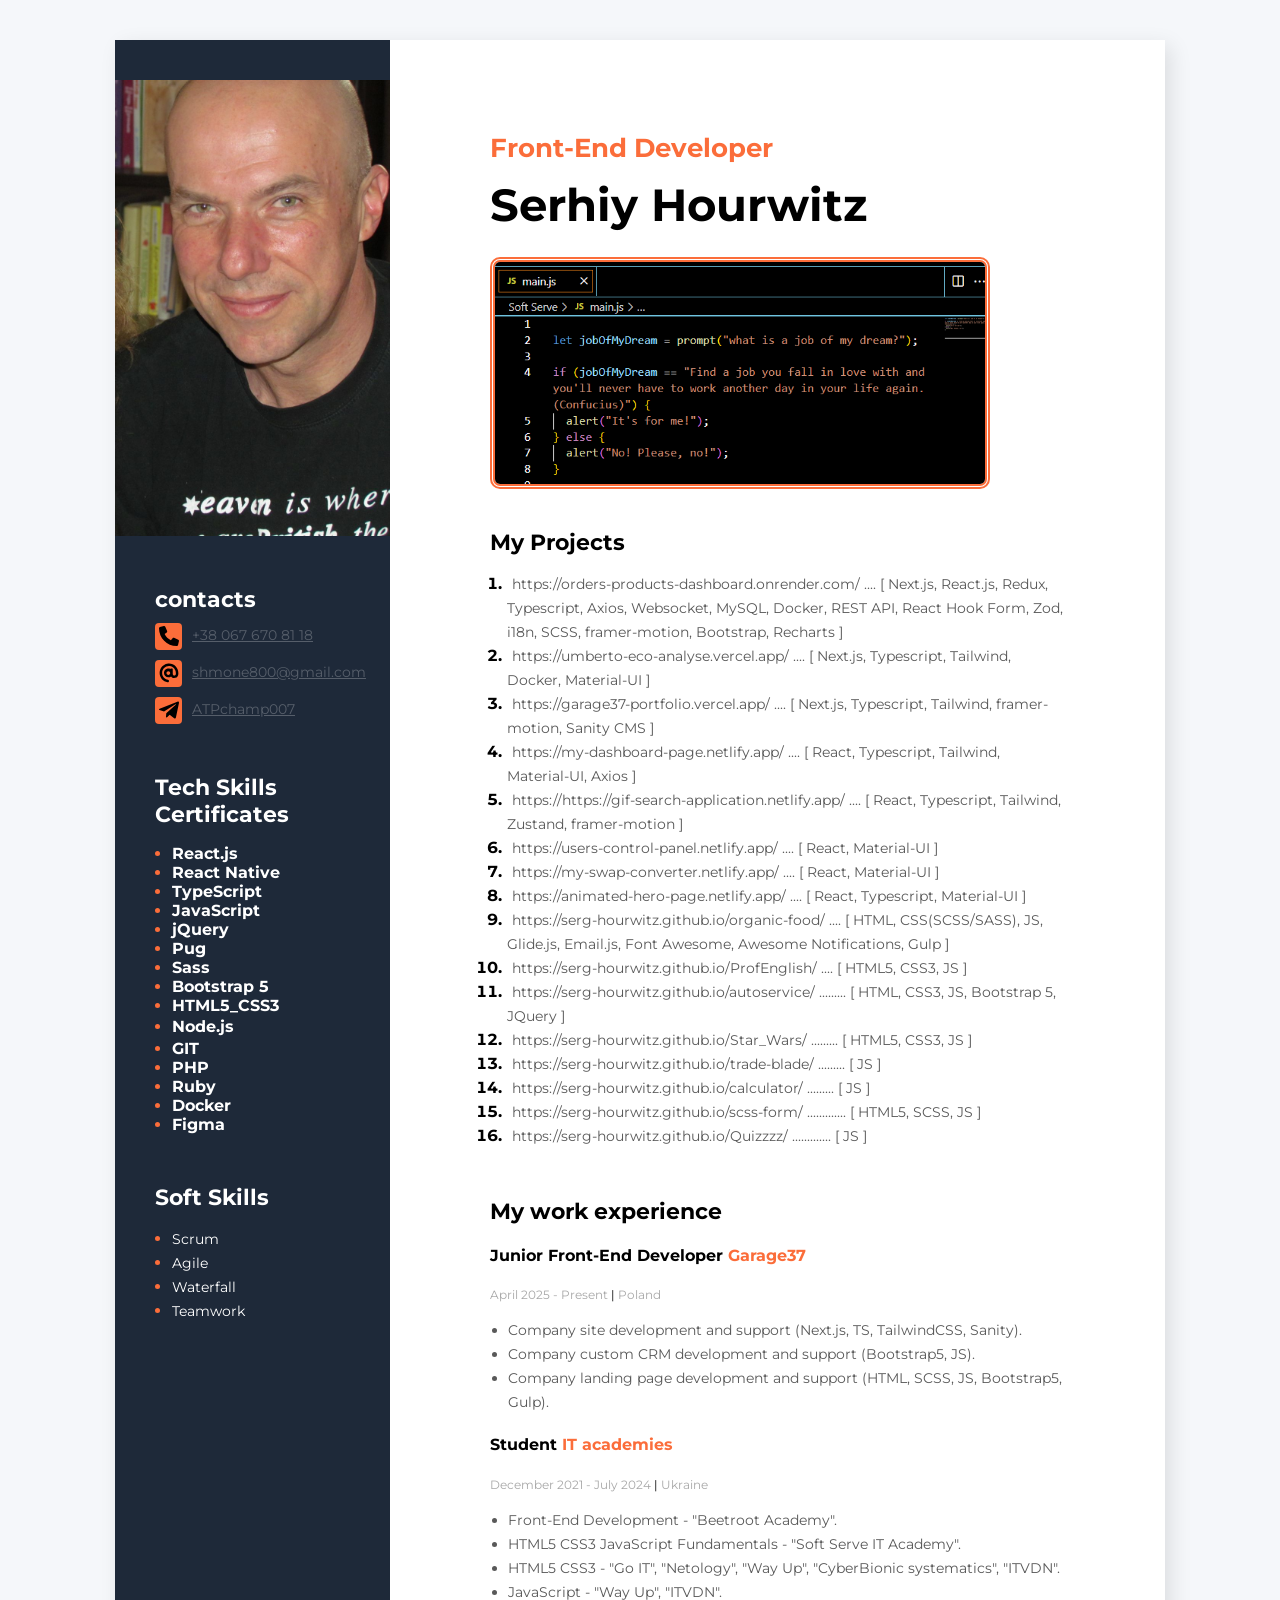
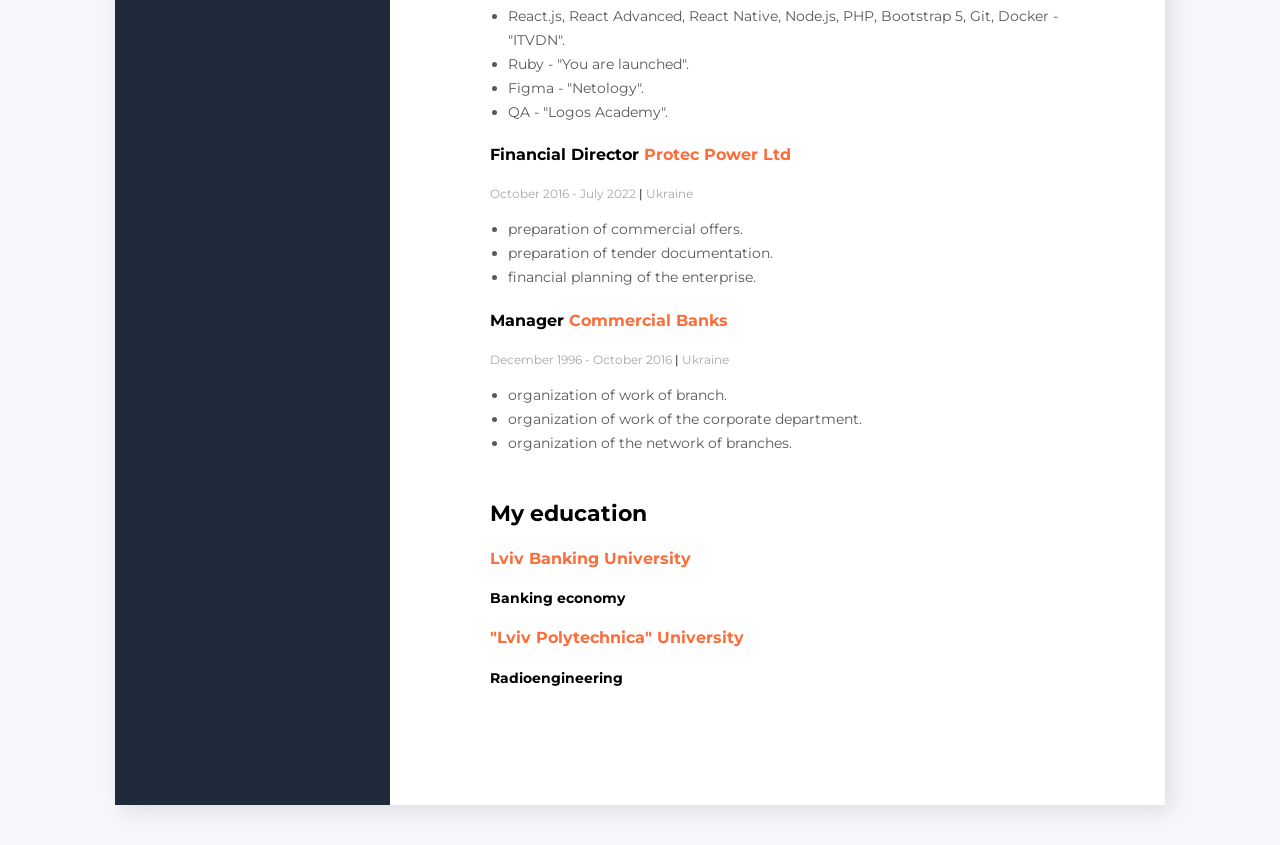
<file: index.html>
<!DOCTYPE html>
<html lang="en">
  <head>
    <meta charset="UTF-8" />
    <meta http-equiv="X-UA-Compatible" content="IE=edge" />
    <meta name="viewport" content="width=device-width, initial-scale=1.0" />
    <meta name="freelancehunt" content="27360b5e22fec31">
    <title>Serhiy Hourwitz resume</title>
    <link rel="preconnect" href="https://fonts.googleapis.com" />
    <link rel="preconnect" href="https://fonts.gstatic.com" crossorigin />
    <link
      href="https://fonts.googleapis.com/css2?family=Montserrat:wght@400;700&display=swap"
      rel="stylesheet" />
    <link type="image/x-icon" href="./img/favicon.ico" rel="shortcut icon" />
    <link rel="stylesheet" href="style.css" />
  </head>

  <body>
    <!--Main container-->
    <div class="main-container">
      <!--Main content sections-->
      <div class="main-content-section">
        <!--About me section-->
        <div class="about-me-section">
          <h2 class="about-me-profession">Front-End Developer</h2>
          <h1 class="about-me-name">Serhiy Hourwitz</h1>
          <div class="about-me-description">
            <a
              href="https://quoteinvestigator.com/2014/09/02/job-love/#:~:text=%E2%80%9CChoose%20a%20job%20you%20love%2C%20and%20you%20will%20never%20have,life%2C%E2%80%9D%20Confucius%20once%20said."
              target="_blank"><img src="img/js-code.png" alt="js-confucius"
                title="Click me" /></a>
          </div>
        </div>

        <!--My projects section-->
        <div class="my-projects-section">
          <h3 class="main-content-title">My Projects</h3>

          <ol class="my-projects-list">
            <li class="my-projects-item">
              <span class="my-projects-text">
                <a
                  href="https://orders-products-dashboard.onrender.com/"
                  class="my-projects-link"
                  target="_blank">https://orders-products-dashboard.onrender.com/</a>
                ....
                <span class="my-projects-bracket">[ </span>Next.js, React.js,
                Redux, Typescript, Axios, Websocket, MySQL, Docker, REST API,
                React Hook Form, Zod, i18n, SCSS, framer-motion, Bootstrap,
                Recharts
                <span class="my-projects-bracket">]</span>
              </span>
            </li>
            <li class="my-projects-item">
              <span class="my-projects-text">
                <a
                  href="https://umberto-eco-analyse.vercel.app/"
                  class="my-projects-link"
                  target="_blank">https://umberto-eco-analyse.vercel.app/</a>
                ....
                <span class="my-projects-bracket">[ </span>Next.js, Typescript,
                Tailwind, Docker, Material-UI
                <span class="my-projects-bracket">]</span>
              </span>
            </li>

            <li class="my-projects-item">
              <span class="my-projects-text">
                <a
                  href="https://garage37-portfolio.vercel.app/"
                  class="my-projects-link"
                  target="_blank">https://garage37-portfolio.vercel.app/</a>
                ....
                <span class="my-projects-bracket">[ </span>Next.js, Typescript,
                Tailwind, framer-motion, Sanity CMS
                <span class="my-projects-bracket">]</span>
              </span>
            </li>

            <li class="my-projects-item">
              <span class="my-projects-text">
                <a
                  href="https://my-dashboard-page.netlify.app/"
                  class="my-projects-link"
                  target="_blank">https://my-dashboard-page.netlify.app/</a>
                ....
                <span class="my-projects-bracket">[ </span>React, Typescript,
                Tailwind, Material-UI, Axios
                <span class="my-projects-bracket">]</span>
              </span>
            </li>

            <li class="my-projects-item">
              <span class="my-projects-text">
                <a
                  href="https://gif-search-application.netlify.app/"
                  class="my-projects-link"
                  target="_blank">https://https://gif-search-application.netlify.app/</a>
                ....
                <span class="my-projects-bracket">[ </span>React, Typescript,
                Tailwind, Zustand, framer-motion
                <span class="my-projects-bracket">]</span>
              </span>
            </li>

            <li class="my-projects-item">
              <span class="my-projects-text">
                <a
                  href="https://users-control-panel.netlify.app/"
                  class="my-projects-link"
                  target="_blank">https://users-control-panel.netlify.app/</a>
                ....
                <span class="my-projects-bracket">[ </span>React, Material-UI
                <span class="my-projects-bracket">]</span>
              </span>
            </li>

            <li class="my-projects-item">
              <span class="my-projects-text">
                <a
                  href="https://my-swap-converter.netlify.app/"
                  class="my-projects-link"
                  target="_blank">https://my-swap-converter.netlify.app/</a>
                ....
                <span class="my-projects-bracket">[ </span>React, Material-UI
                <span class="my-projects-bracket">]</span>
              </span>
            </li>

            <li class="my-projects-item">
              <span class="my-projects-text">
                <a
                  href="https://animated-hero-page.netlify.app/"
                  class="my-projects-link"
                  target="_blank">https://animated-hero-page.netlify.app/</a>
                ....
                <span class="my-projects-bracket">[ </span>React, Typescript,
                Material-UI
                <span class="my-projects-bracket">]</span>
              </span>
            </li>

            <li class="my-projects-item">
              <span class="my-projects-text">
                <a
                  href="https://serg-hourwitz.github.io/organic-food//"
                  class="my-projects-link"
                  target="_blank">https://serg-hourwitz.github.io/organic-food/</a>
                ....
                <span class="my-projects-bracket">[ </span>HTML, CSS(SCSS/SASS),
                JS, Glide.js, Email.js, Font Awesome, Awesome Notifications,
                Gulp
                <span class="my-projects-bracket">]</span>
              </span>
            </li>

            <li class="my-projects-item">
              <span class="my-projects-text">
                <a
                  href="https://serg-hourwitz.github.io/ProfEnglish/"
                  class="my-projects-link"
                  target="_blank">https://serg-hourwitz.github.io/ProfEnglish/</a>
                ....
                <span class="my-projects-bracket">[ </span>HTML5, CSS3, JS
                <span class="my-projects-bracket">]</span>
              </span>
            </li>

            <li class="my-projects-item">
              <span class="my-projects-text">
                <a
                  href="https://serg-hourwitz.github.io/autoservice/"
                  class="my-projects-link"
                  target="_blank">https://serg-hourwitz.github.io/autoservice/</a>
                .........
                <span class="my-projects-bracket">[ </span>HTML, CSS3, JS,
                Bootstrap 5, JQuery
                <span class="my-projects-bracket">]</span>
              </span>
            </li>

            <li class="my-projects-item">
              <span class="my-projects-text">
                <a
                  href="https://serg-hourwitz.github.io/Star_Wars/"
                  class="my-projects-link"
                  target="_blank">https://serg-hourwitz.github.io/Star_Wars/</a>
                .........
                <span class="my-projects-bracket">[ </span>HTML5, CSS3, JS
                <span class="my-projects-bracket">]</span>
              </span>
            </li>

            <li class="my-projects-item">
              <span class="my-projects-text">
                <a
                  href="https://serg-hourwitz.github.io/trade-blade/"
                  class="my-projects-link"
                  target="_blank">https://serg-hourwitz.github.io/trade-blade/</a>
                .........
                <span class="my-projects-bracket">[ </span>JS
                <span class="my-projects-bracket">]</span>
              </span>
            </li>

            <li class="my-projects-item">
              <span class="my-projects-text">
                <a
                  href="https://serg-hourwitz.github.io/calculator/"
                  class="my-projects-link"
                  target="_blank">https://serg-hourwitz.github.io/calculator/</a>
                .........
                <span class="my-projects-bracket">[ </span>JS
                <span class="my-projects-bracket">]</span>
              </span>
            </li>

            <li class="my-projects-item">
              <span class="my-projects-text">
                <a
                  href="https://serg-hourwitz.github.io/scss-form/"
                  class="my-projects-link"
                  target="_blank">https://serg-hourwitz.github.io/scss-form/</a>
                .............
                <span class="my-projects-bracket">[ </span>HTML5, SCSS, JS
                <span class="my-projects-bracket">]</span>
              </span>
            </li>

            <li class="my-projects-item">
              <span class="my-projects-text">
                <a
                  href="https://serg-hourwitz.github.io/Quizzzz/"
                  class="my-projects-link"
                  target="_blank">https://serg-hourwitz.github.io/Quizzzz/</a>
                .............
                <span class="my-projects-bracket">[ </span>JS
                <span class="my-projects-bracket">]</span>
              </span>
            </li>
          </ol>
        </div>

        <!--My work experience-->
        <div class="my-work-experience-section">
          <h3 class="main-content-title">My work experience</h3>
          <!--Company 1-->
          <div class="my-work-experience-company-block">
            <h4 class="my-work-experience-position">
              Junior Front-End Developer
              <span class="my-work-experience-company">Garage37</span>
            </h4>
            <p class="my-work-experience-period">
              April 2025 - Present
              <span class="my-work-experience-divider">|</span> Poland
            </p>

            <ul class="my-work-experience-duties">
              <li class="my-work-experience-duty">
                Company site development and support (Next.js, TS, TailwindCSS,
                Sanity).
              </li>
              <li class="my-work-experience-duty">
                Company custom CRM development and support (Bootstrap5, JS).
              </li>
              <li class="my-work-experience-duty">
                Company landing page development and support (HTML, SCSS, JS,
                Bootstrap5, Gulp).
              </li>

            </ul>
          </div>
          <!--Company 2-->
          <div class="my-work-experience-company-block">
            <h4 class="my-work-experience-position">
              Student
              <span class="my-work-experience-company">IT academies</span>
            </h4>
            <p class="my-work-experience-period">
              December 2021 - July 2024
              <span class="my-work-experience-divider">|</span> Ukraine
            </p>

            <ul class="my-work-experience-duties">
              <li class="my-work-experience-duty">
                Front-End Development - "Beetroot Academy".
              </li>
              <li class="my-work-experience-duty">
                HTML5 CSS3 JavaScript Fundamentals - "Soft Serve IT Academy".
              </li>
              <li class="my-work-experience-duty">
                HTML5 CSS3 - "Go IT", "Netology", "Way Up", "CyberBionic
                systematics", "ITVDN".
              </li>
              <li class="my-work-experience-duty">
                JavaScript - "Way Up", "ITVDN".
              </li>

              <li class="my-work-experience-duty">
                React.js, React Advanced, React Native, Node.js, PHP, Bootstrap
                5, Git, Docker - "ITVDN".
              </li>
              <li class="my-work-experience-duty">Ruby -
                "You are launched".</li>
              <li class="my-work-experience-duty">Figma - "Netology".</li>
              <li class="my-work-experience-duty">QA - "Logos Academy".</li>
            </ul>
          </div>
          <!--Company 3-->
          <div>
            <h4 class="my-work-experience-position">
              Financial Director
              <span class="my-work-experience-company">Protec Power Ltd</span>
            </h4>
            <p class="my-work-experience-period">
              October 2016 - July 2022<span class="my-work-experience-divider">
                |</span>
              Ukraine
            </p>

            <ul class="my-work-experience-duties">
              <li class="my-work-experience-duty">
                preparation of commercial offers.
              </li>
              <li class="my-work-experience-duty">
                preparation of tender documentation.
              </li>
              <li class="my-work-experience-duty">
                financial planning of the enterprise.
              </li>
            </ul>
          </div>
          <!--Company 4-->
          <div>
            <h4 class="my-work-experience-position">
              Manager
              <span class="my-work-experience-company">Commercial Banks</span>
            </h4>
            <p class="my-work-experience-period">
              December 1996 - October 2016
              <span class="my-work-experience-divider">|</span> Ukraine
            </p>

            <ul class="my-work-experience-duties">
              <li class="my-work-experience-duty">
                organization of work of branch.
              </li>
              <li class="my-work-experience-duty">
                organization of work of the corporate department.
              </li>
              <li class="my-work-experience-duty">
                organization of the network of branches.
              </li>
            </ul>
          </div>
        </div>
        <!--My education-->
        <div class="my-education-section">
          <h3 class="main-content-header">My education</h3>
          <h4 class="my-education-university">Lviv Banking University</h4>
          <h4 class="my-education-faculty">Banking economy</h4>
          <!-- <p class="my-education-period">September 2000 - June 2003 <span class="my-work-experience-divider">|</span>
          Ukraine
        </p> -->
        </div>
        <div class="my-education-section">
          <h4 class="my-education-university">
            "Lviv Polytechnica" University
          </h4>
          <h4 class="my-education-faculty">Radioengineering</h4>
          <!-- <p class="my-education-period">September 1983 - June 1990 <span class="my-work-experience-divider">|</span>
          Ukraine</p> -->
        </div>
      </div>
      <!--sidebar section-->
      <aside class="sidebar-section">
        <img class="my-photo" src="img/photo2.png" alt="my photo" />

        <!--contacts section-->
        <div class="contacts-section">
          <h3 class="sidebar-title">contacts</h3>
          <div class="contacts-section-type">
            <div class="phone">
              <a class="contacts-section-link" href="tel:+380676708118">
                <img
                  src="img/phone-solid.svg"
                  width="20"
                  height="20"
                  alt="phone_icon" />
              </a>
            </div>
            <a
              class="contacts-section-link"
              href="tel:+380676708118"
              style="margin-left: 10px">+38 067 670 81 18</a>
          </div>
          <div class="contacts-section-type">
            <div class="email">
              <a
                class="contacts-section-link"
                href="mailto:shmone800v@gmail.com"><img
                  src="img/at-solid.svg"
                  width="20"
                  height="20"
                  alt="email_icon" /></a>
            </div>
            <a
              class="contacts-section-link"
              href="mailto:shmone800v@gmail.com"
              style="margin-left: 10px">shmone800@gmail.com</a>
          </div>
          <div class="contacts-section-type">
            <div class="telegram">
              <a
                class="contacts-section-link"
                href="https://t.me/ATPchamp007"
                target="_blank">
                <img
                  src="img/telegram_icon_131945.svg"
                  width="20"
                  height="20"
                  alt="telegram_icon" />
              </a>
            </div>
            <a
              class="contacts-section-link"
              href="https://t.me/ATPchamp007"
              target="_blank"
              style="margin-left: 10px">ATPchamp007</a>
          </div>
        </div>
        <!--tech skills section-->
        <div class="tech-skills-section">
          <h3 class="sidebar-title">Tech Skills Certificates</h3>
          <ul class="tech-skills-list">
            <li class="tech-skills-item">
              <a href="index_react.html" target="_blank"
                title="Certificate">React.js</a>
            </li>
            <li class="tech-skills-item">
              <a
                href="index_react_native.html"
                target="_blank"
                title="Certificate">React Native</a>
            </li>
            <li class="tech-skills-item">
              <a
                href="index_ts.html"
                target="_blank"
                title="Certificates">TypeScript</a>
            </li>
            <li class="tech-skills-item">
              <a href="index-js.html" target="_blank"
                title="Certificates">JavaScript</a>
            </li>
            <li class="tech-skills-item">
              <a href="index_jquery.html" target="_blank"
                title="Certificates">jQuery</a>
            </li>
            <li class="tech-skills-item">
              <a href="./index_pug.html" target="_blank"
                title="Certificate">Pug</a>
            </li>
            <li class="tech-skills-item">
              <a href="index_react.html" target="_blank"
                title="Certificate">Sass</a>
            </li>
            <li class="tech-skills-item" target="_blank" title="Certificate">
              <a href="./index_bootstrap_5.html" target="_blank">Bootstrap 5</a>
            </li>
            <li class="tech-skills-item">
              <a href="index_html_css.html" target="_blank"
                title="Certificates">HTML5_CSS3</a>
            </li>
            <li class="tech-skills-item">
              <span class="tech-skills-item-text"></span>
              <a href="index_node_js.html" target="_blank"
                title="Certificate">Node.js</a>
            </li>
            <li class="tech-skills-item">
              <a
                href="index_git.html"
                target="_blank"
                title="my-github-profile">GIT</a>
            </li>
            <li class="tech-skills-item">
              <a href="./php.html" target="_blank" title="Certificates">PHP</a>
            </li>
            <li class="tech-skills-item">
              <a href="./ruby.html" target="_blank"
                title="Certificates">Ruby</a>
            </li>
            <li class="tech-skills-item">
              <a href="./docker.html" target="_blank"
                title="Certificates">Docker</a>
            </li>
            <li class="tech-skills-item">
              <a href="index-figma.html" target="_blank"
                title="Certificate">Figma</a>
            </li>
          </ul>
        </div>
        <!--soft skills section-->
        <div class="soft-skills-section">
          <h3 class="sidebar-title">Soft Skills</h3>
          <ul class="soft-skills-list">
            <li class="soft-skills-item">
              <span class="soft-skills-item-text">Scrum</span>
            </li>
            <li class="soft-skills-item">
              <span class="soft-skills-item-text">Agile</span>
            </li>
            <li class="soft-skills-item">
              <span class="soft-skills-item-text">Waterfall</span>
            </li>
            <li class="soft-skills-item">
              <span class="soft-skills-item-text">Teamwork</span>
            </li>
          </ul>
        </div>
      </aside>
    </div>
  </body>
</html>
</file>
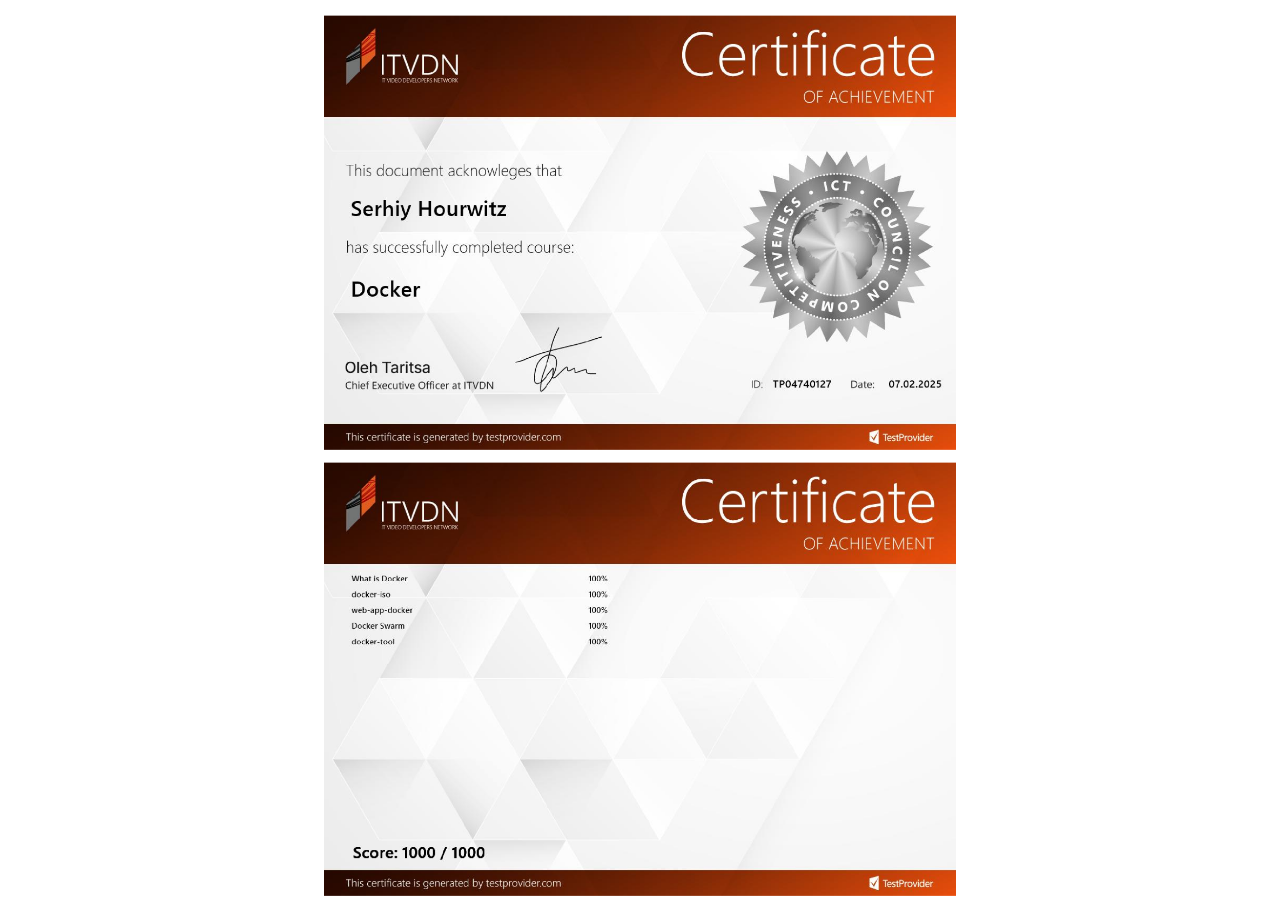
<file: docker.html>
<!DOCTYPE html>
<html lang="en">
  <head>
    <meta charset="UTF-8" />
    <meta name="viewport" content="width=device-width, initial-scale=1.0" />
    <title>Docker</title>
    <style>
      img {
        display: block;
        width: 50%;
        margin: auto;
      }
      @media (max-width: 576px) {
        img {
          width: 100%;
        }
      }
    </style>
  </head>
  <body>
    <img src="./img/docker_1.png" alt="docker">
    <img src="./img/docker_2.png" alt="docker">
  </body>
</html>
</file>
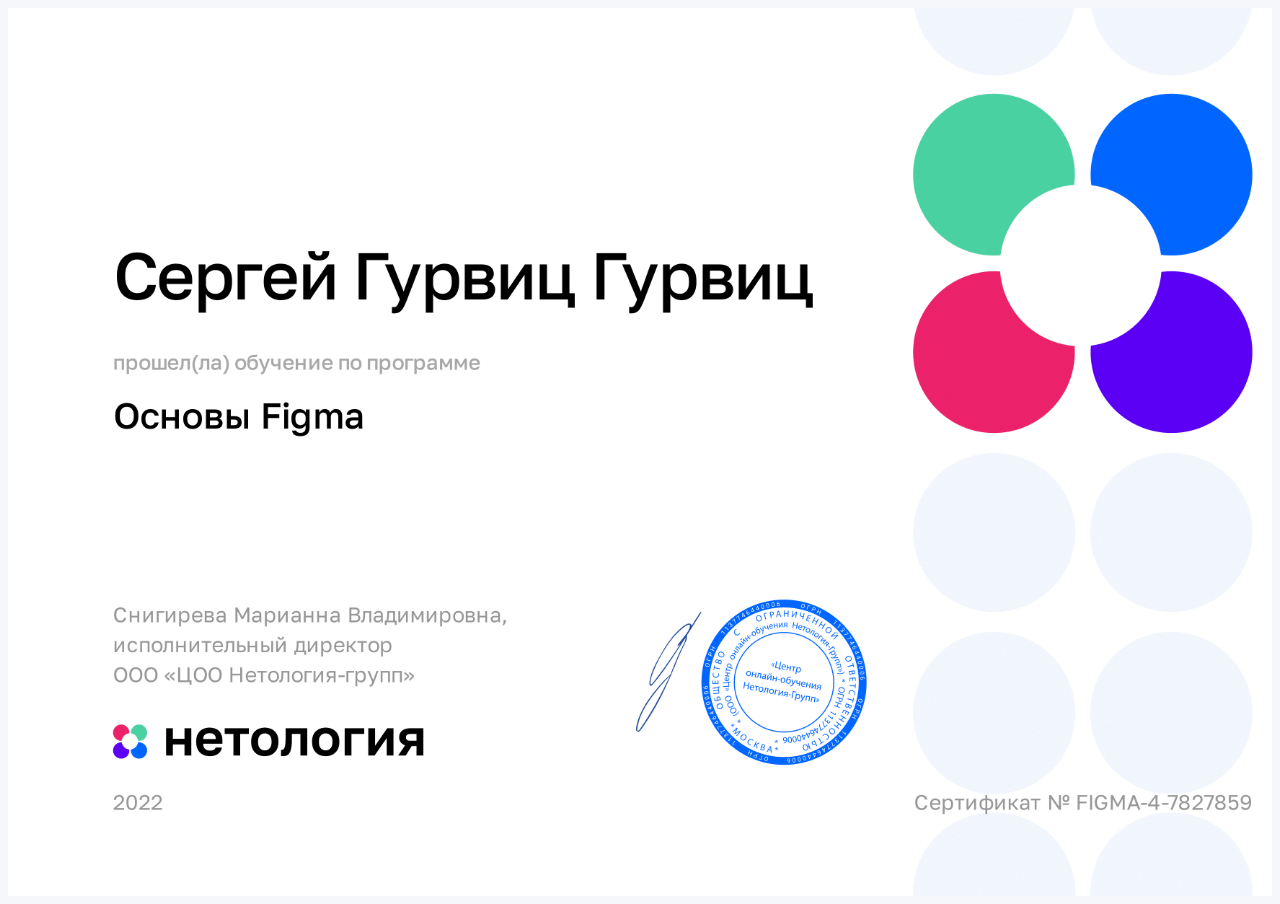
<file: index-figma.html>
<!DOCTYPE html>
<html lang="en">
<head>
    <meta charset="UTF-8">
    <meta http-equiv="X-UA-Compatible" content="IE=edge">
    <meta name="viewport" content="width=device-width, initial-scale=1.0">
    <title>Figma</title>
    <style>
        body {
            background-color: #f5f7fa;
        }
        img {
            display: block;
            margin: auto;
            width: 67%;
        }
        @media(max-width: 320px) {
            img {
                width: 100%;
            }
        }
        @media(max-width:991px) {
             img {
                width: 125%;
            }
        }
        @media(max-width:1200px) {
             img {
                width: 125%;
            }
        }
        @media(max-width:1400px) {
             img {
                width: 100%;
            }
        }

    </style>

</head>
<body>
    <img src="img/certificate_ Figma.png" alt="Figma" width="1500">
</body>
</html
</file>
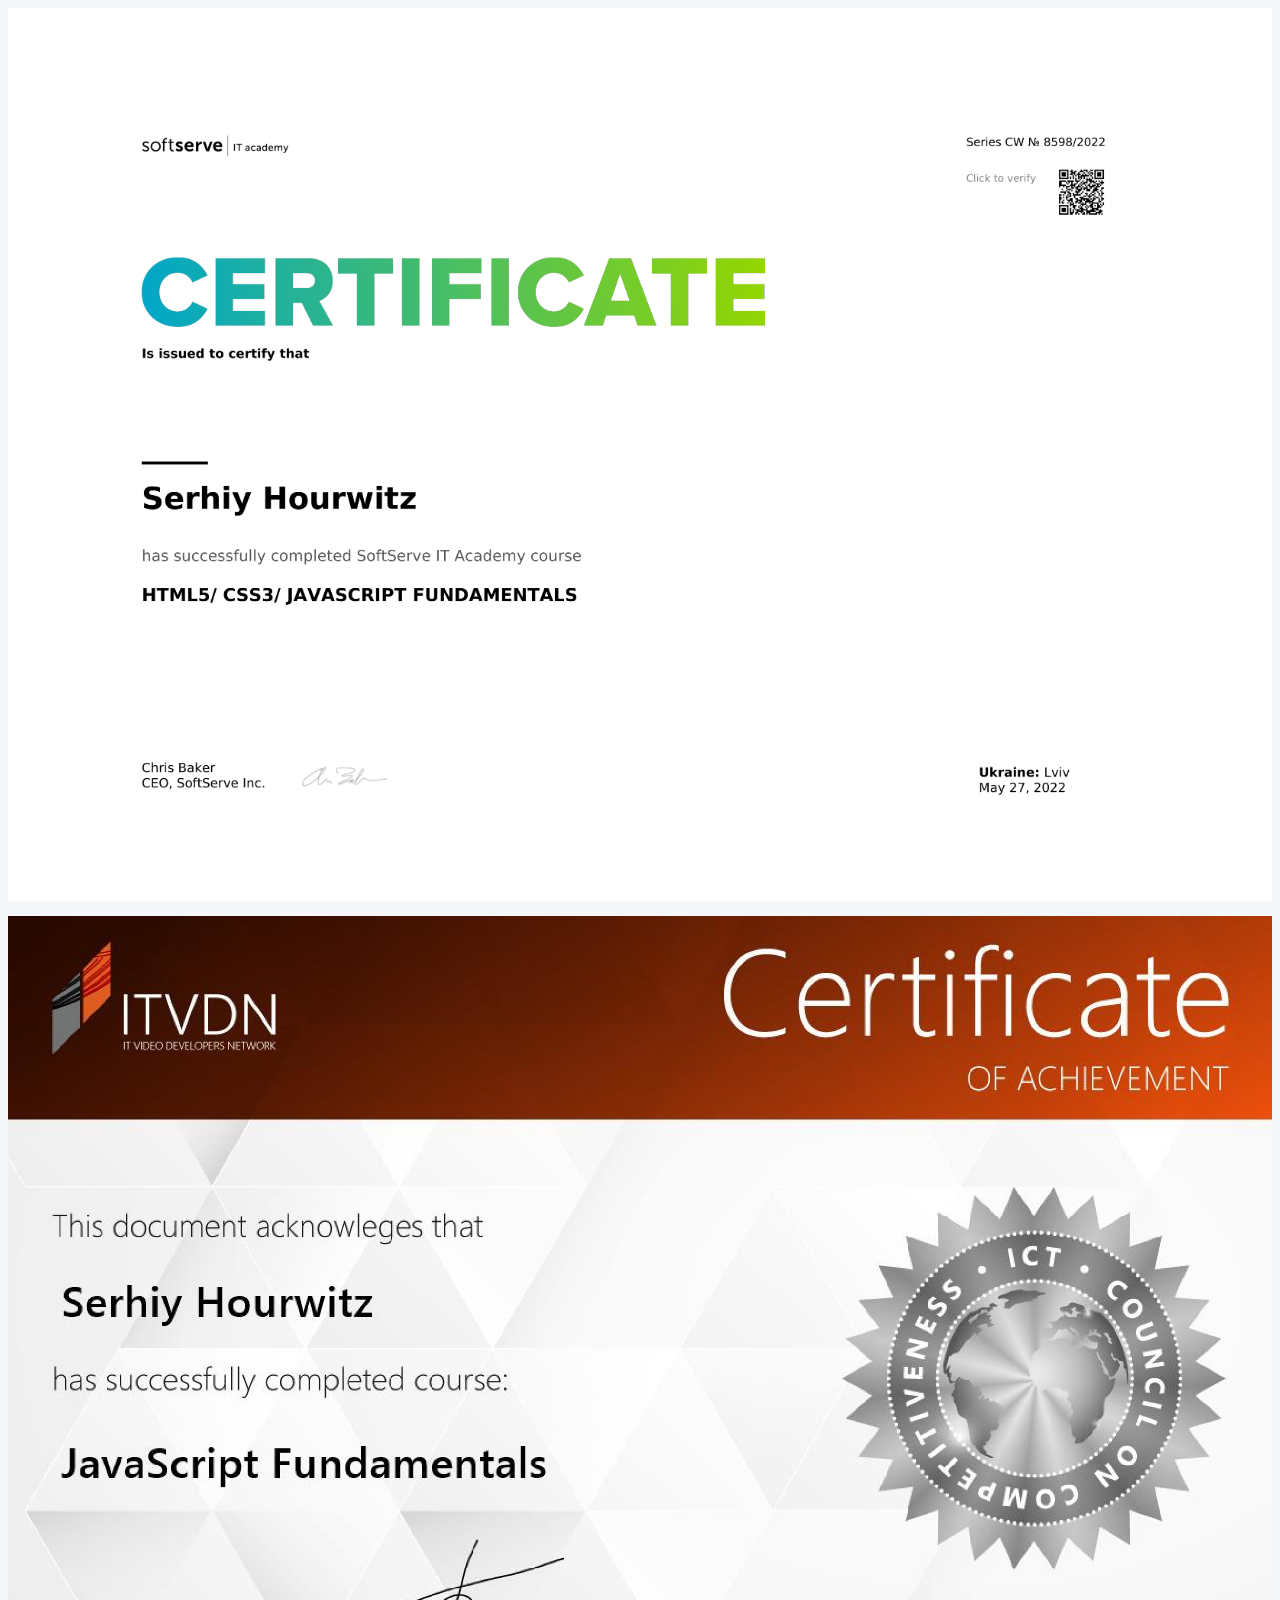
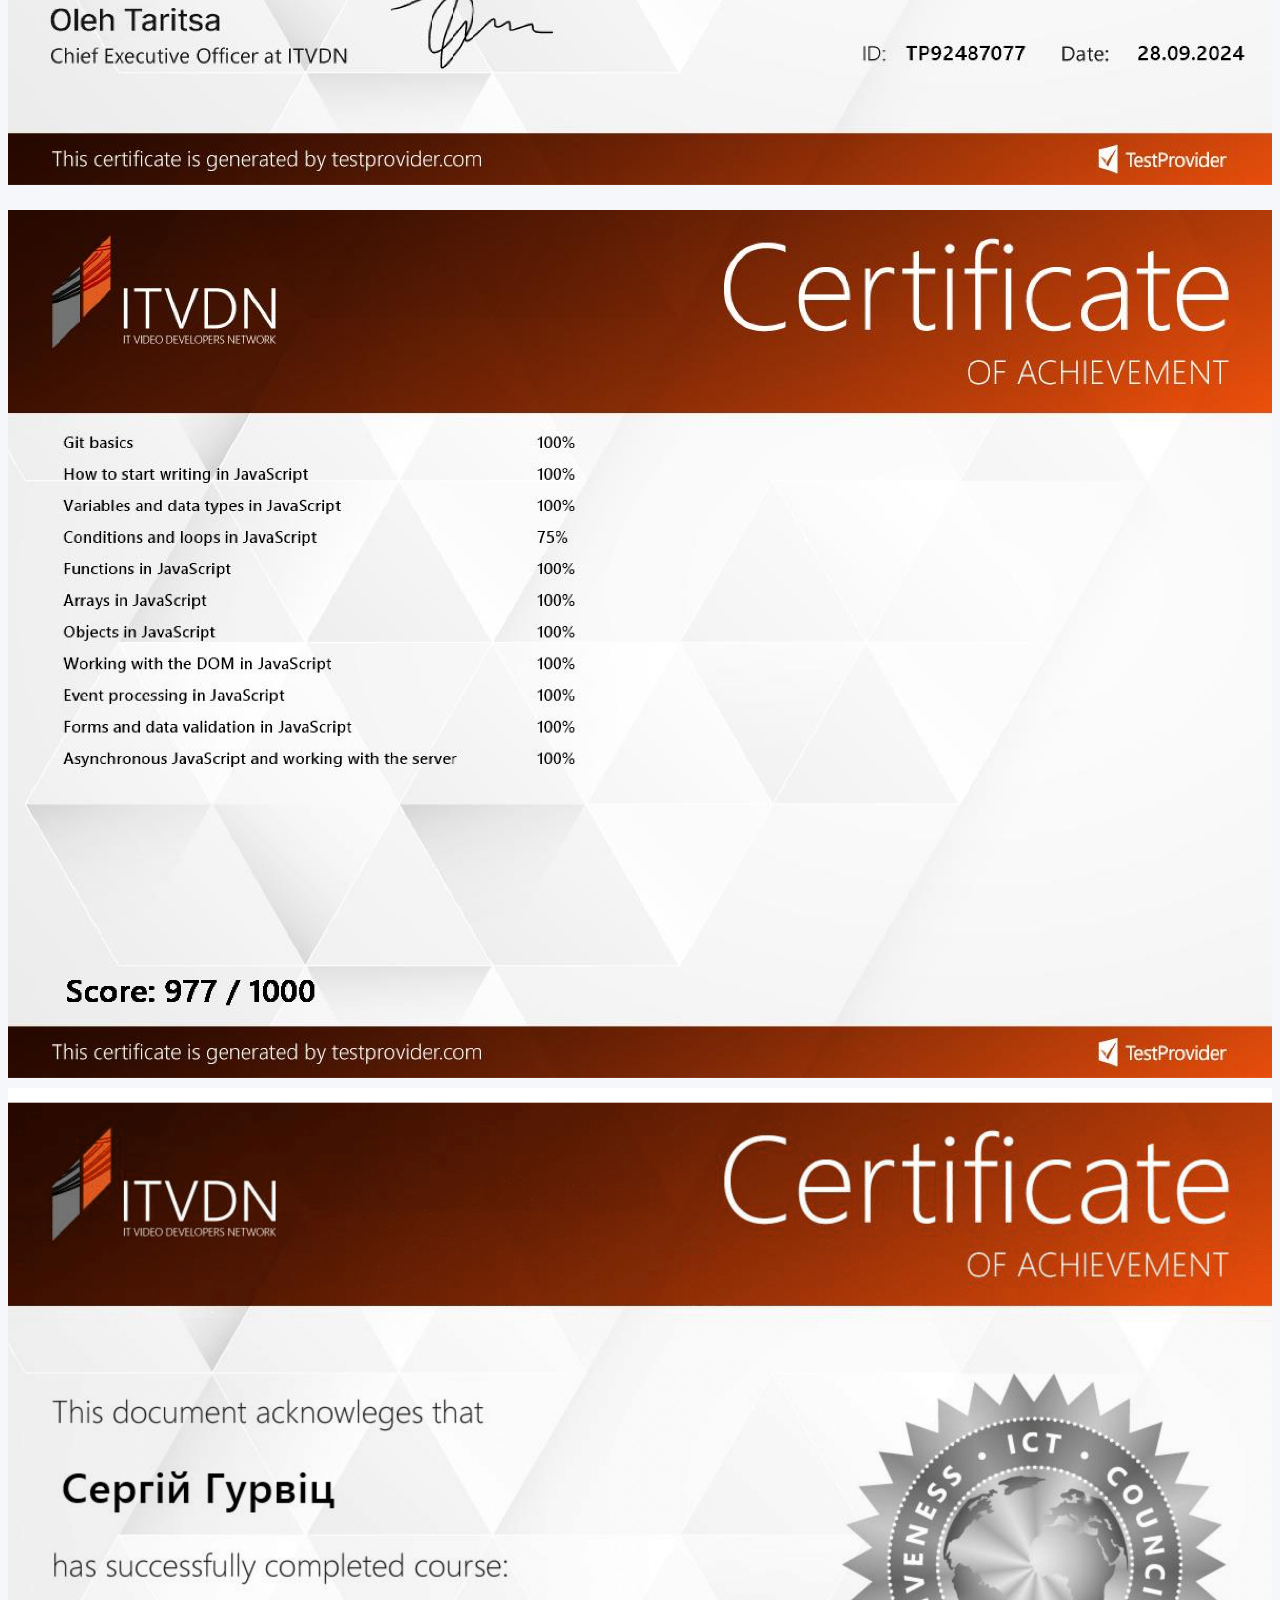
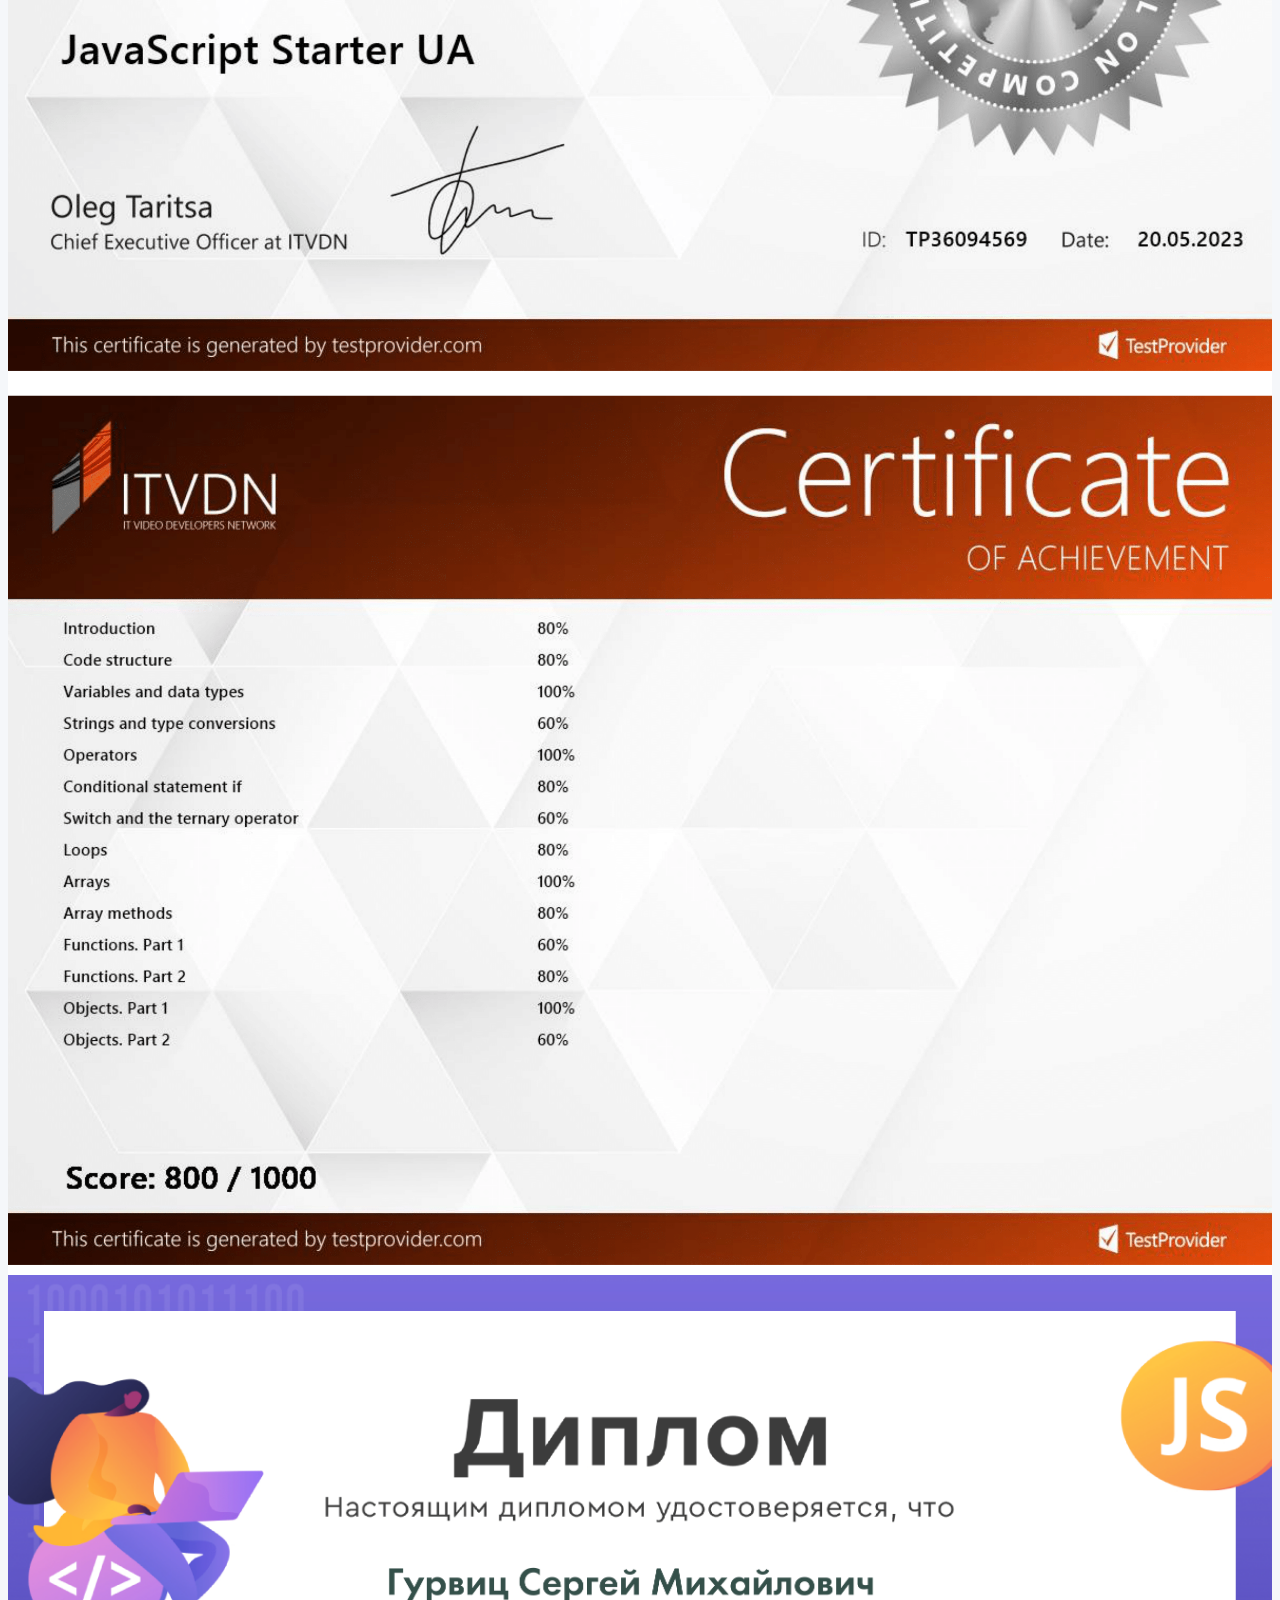
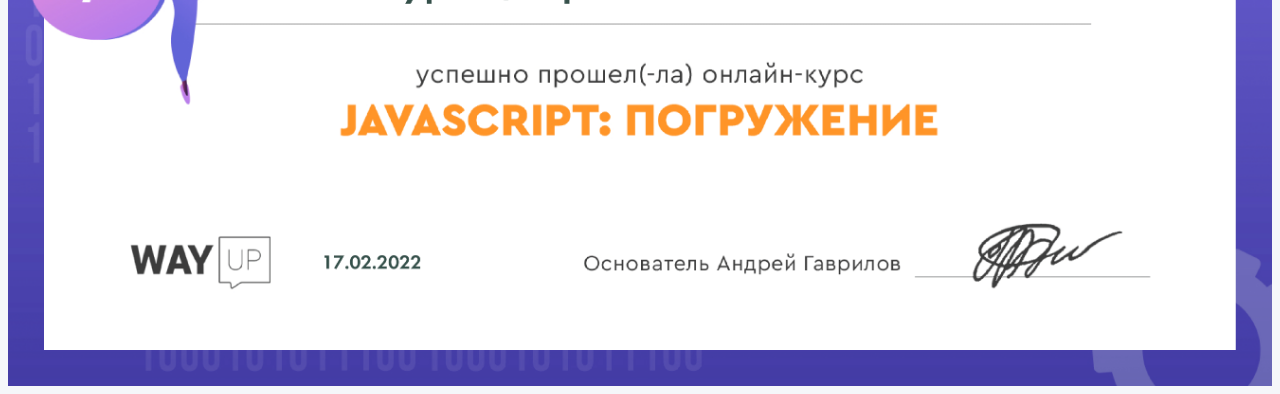
<file: index-js.html>
<!DOCTYPE html>
<html lang="en">
  <head>
    <meta charset="UTF-8" />
    <meta http-equiv="X-UA-Compatible" content="IE=edge" />
    <meta name="viewport" content="width=device-width, initial-scale=1.0" />
    <title>JS</title>
    <link rel="icon" href="./img/js-logo.ico" type="image/x-icon" />
    <style>
      body {
        background-color: #f5f7fa;
      }
      img {
        display: block;
        margin: auto;
        width: 73%;
      }
      @media (max-width: 320px) {
        img {
          width: 100%;
        }
      }
      @media (max-width: 991px) {
        img {
          width: 100%;
        }
      }
      @media (max-width: 1200px) {
        img {
          width: 100%;
        }
      }
      @media (max-width: 1400px) {
        img {
          width: 100%;
        }
      }
    </style>
  </head>
  <body>
    <img src="img/Certificate-1.png" alt="Soft Serve IT Academy" />
    <img src="./img/js_fund_1.png" alt="JS">
    <img src="./img/js_fund_2.png" alt="JS">
    <img src="img/JS-Starter-1.png" alt="ITVDN-1" />
    <img src="img/JS-Starter-2.png" alt="ITVDN-2" />
    <img src="img/diploma_JS.png" alt="JS" />
  </body>
</html>
</file>
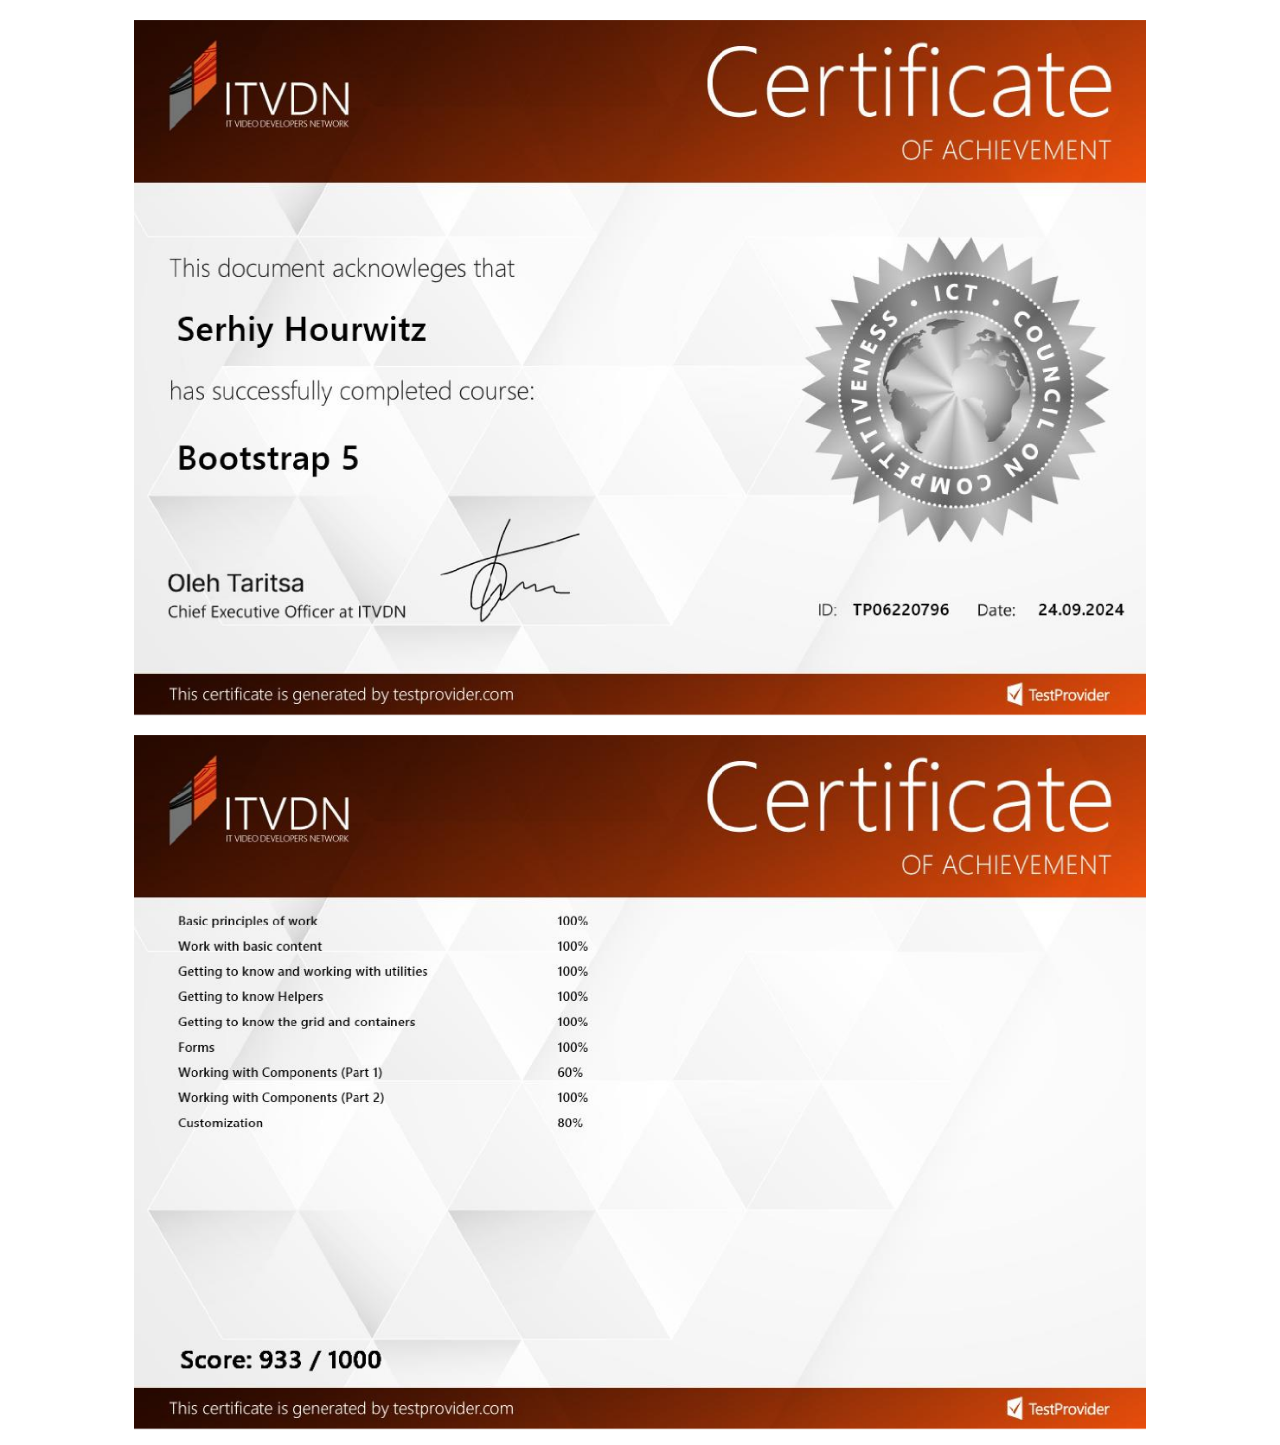
<file: index_bootstrap_5.html>
<!DOCTYPE html>
<html lang="en">
  <head>
    <meta charset="UTF-8" />
    <meta name="viewport" content="width=device-width, initial-scale=1.0" />
    <title>Bootstrap_5</title>
    <style>
      img {
        width: 80%;
        display: block;
        margin: 0 auto;
      }
    </style>
  </head>
  <body>
    <img src="./img/bootstrap_1.png" alt="certificate" />
    <img src="./img/bootstrap_2.png" alt="certificate" />
  </body>
</html>
</file>
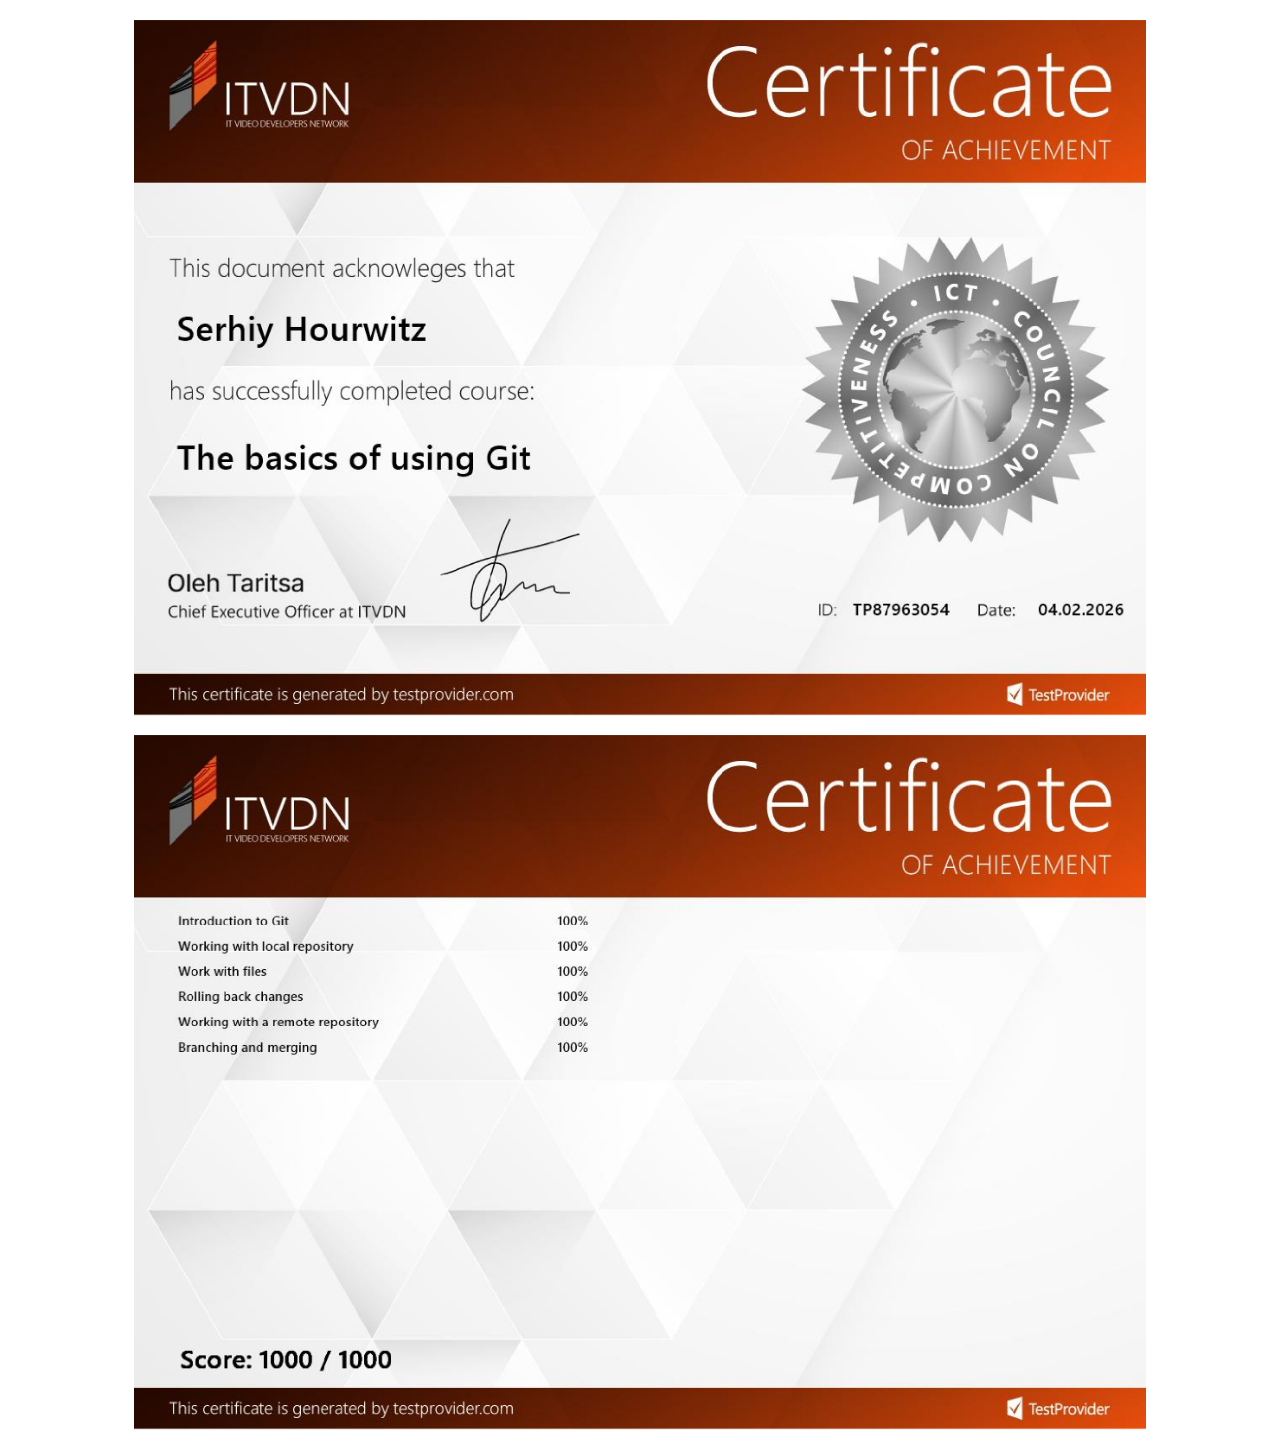
<file: index_git.html>
<!DOCTYPE html>
<html lang="en">
  <head>
    <meta charset="UTF-8" />
    <meta name="viewport" content="width=device-width, initial-scale=1.0" />
    <title>Git</title>
    <link rel="icon" href="./img/git-logo.ico" type="image/x-icon">
    <style>
      img {
        width: 80%;
        display: block;
        margin: 0 auto;
      }
    </style>
  </head>
  <body>
    <img src="./img/git_1.png" alt="certificate" />
    <img src="./img/git_2.png" alt="certificate" />
  </body>
</html>
</file>
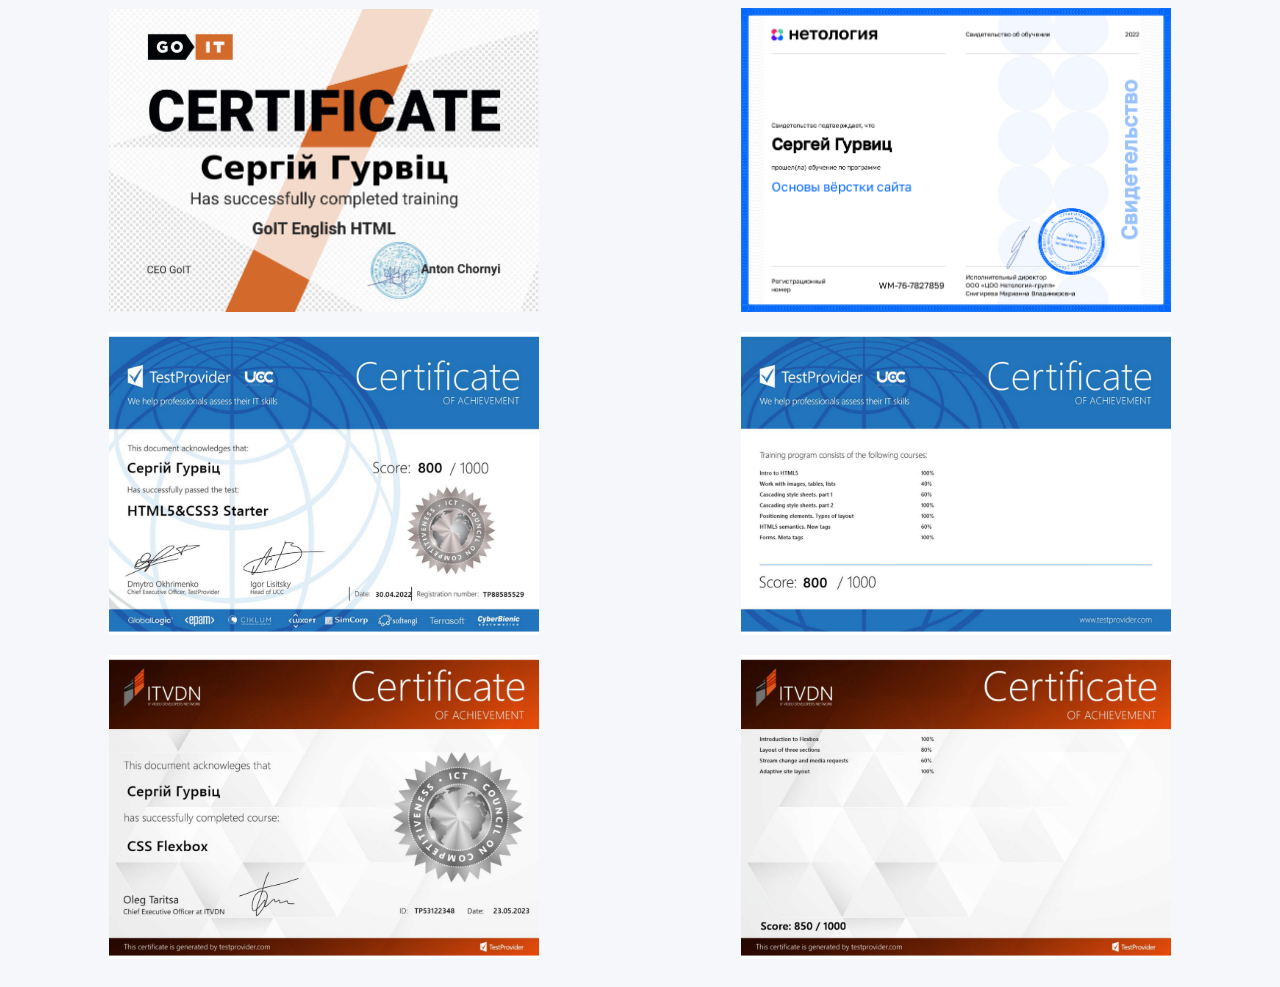
<file: index_html_css.html>
<!DOCTYPE html>
<html lang="en">
<head>
    <meta charset="UTF-8">
    <meta http-equiv="X-UA-Compatible" content="IE=edge">
    <meta name="viewport" content="width=device-width, initial-scale=1.0">
    <title>HTML5_CSS3</title>
   <style>
        body {
            background-color: #f5f7fa;
 }

 .img {
     display: flex;
     flex-wrap: wrap;
 }

 img {
     width: 34%;
     display: block;
     margin: auto;
     margin-bottom: 20px;
 }
 @media(max-width: 320px) {
    img {width: 100%;
        flex-direction: column;
 }
}
 @media(max-width: 768px) {
    img {width: 100%;
        flex-direction: column;
        flex-wrap: nowrap;
    }
 }
@media(max-width: 991px) {
     img {width: 100%;
        flex-direction: column;
        flex-wrap: nowrap;
    }
}
   </style>
    
</head>
<body>
    <div class="img">
        <img src="img/certificate HTML.png" alt="GoIt">
        <img src="img/certificate_site_ layout.png" alt="Netology">
        <img src="img/HTML_CSS-1.png" alt="TestProvider_1">
        <img src="img/HTML_CSS-2.png" alt="TestProvider_2">
        <img src="img/Flex-box-1.png" alt="certificate">
        <img src="img/Flex-box-2.png" alt="certificate">
    </div>
   
</body>
</html>
</file>
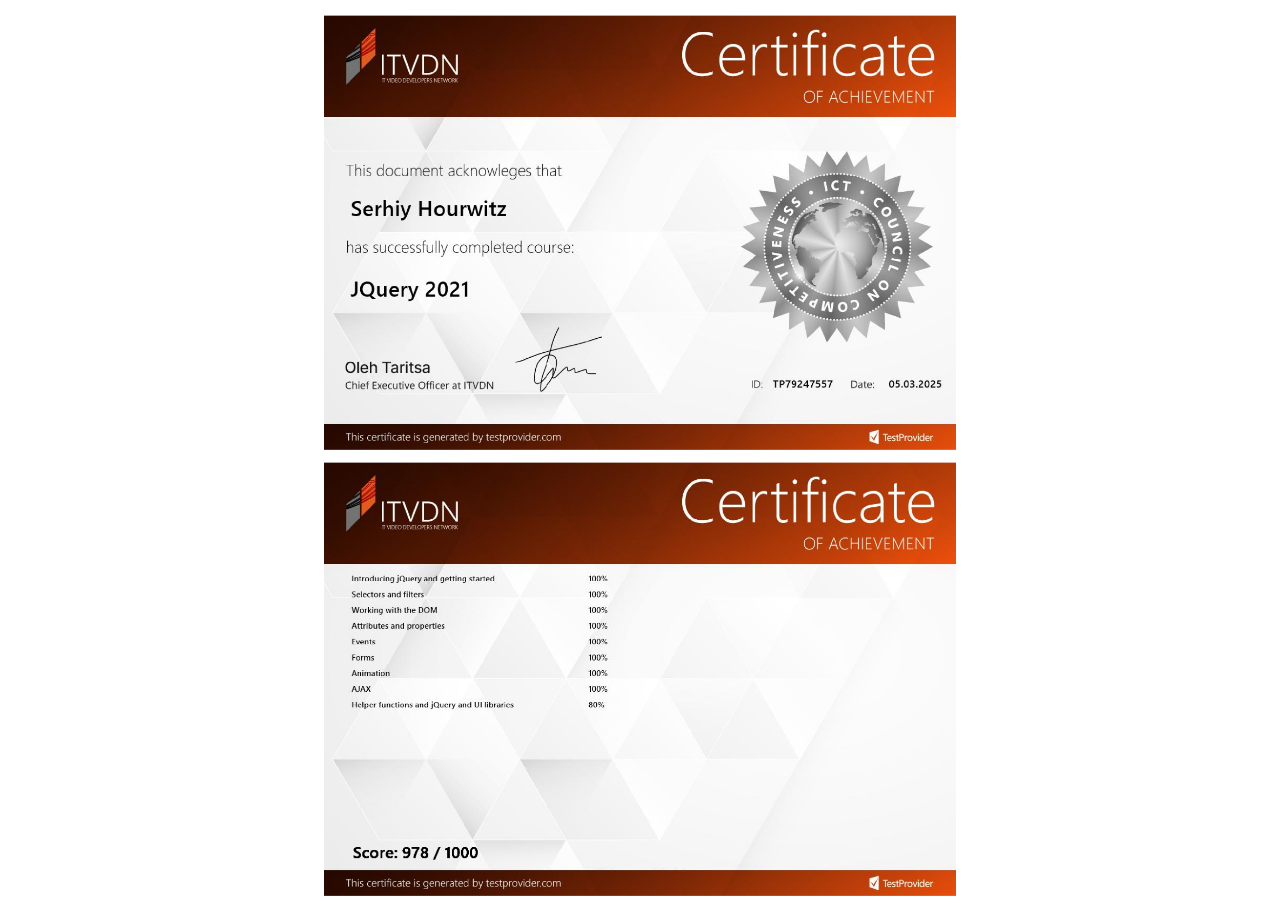
<file: index_jquery.html>
<!DOCTYPE html>
<html lang="en">
  <head>
    <meta charset="UTF-8" />
    <meta name="viewport" content="width=device-width, initial-scale=1.0" />
    <title>jQuery</title>
    <link rel="icon" href="./img/jquery-logo.ico" type="image/x-icon" />
    <style>
      img {
        display: block;
        width: 50%;
        margin: auto;
      }
      @media (max-width: 576px) {
        img {
          width: 100%;
        }
      }
    </style>
  </head>
  <body>
    <img src="./img/jQuery.png" alt="jQuery">
    <img src="./img/jQuery1.png" alt="jQuery">
  </body>
</html>
</file>
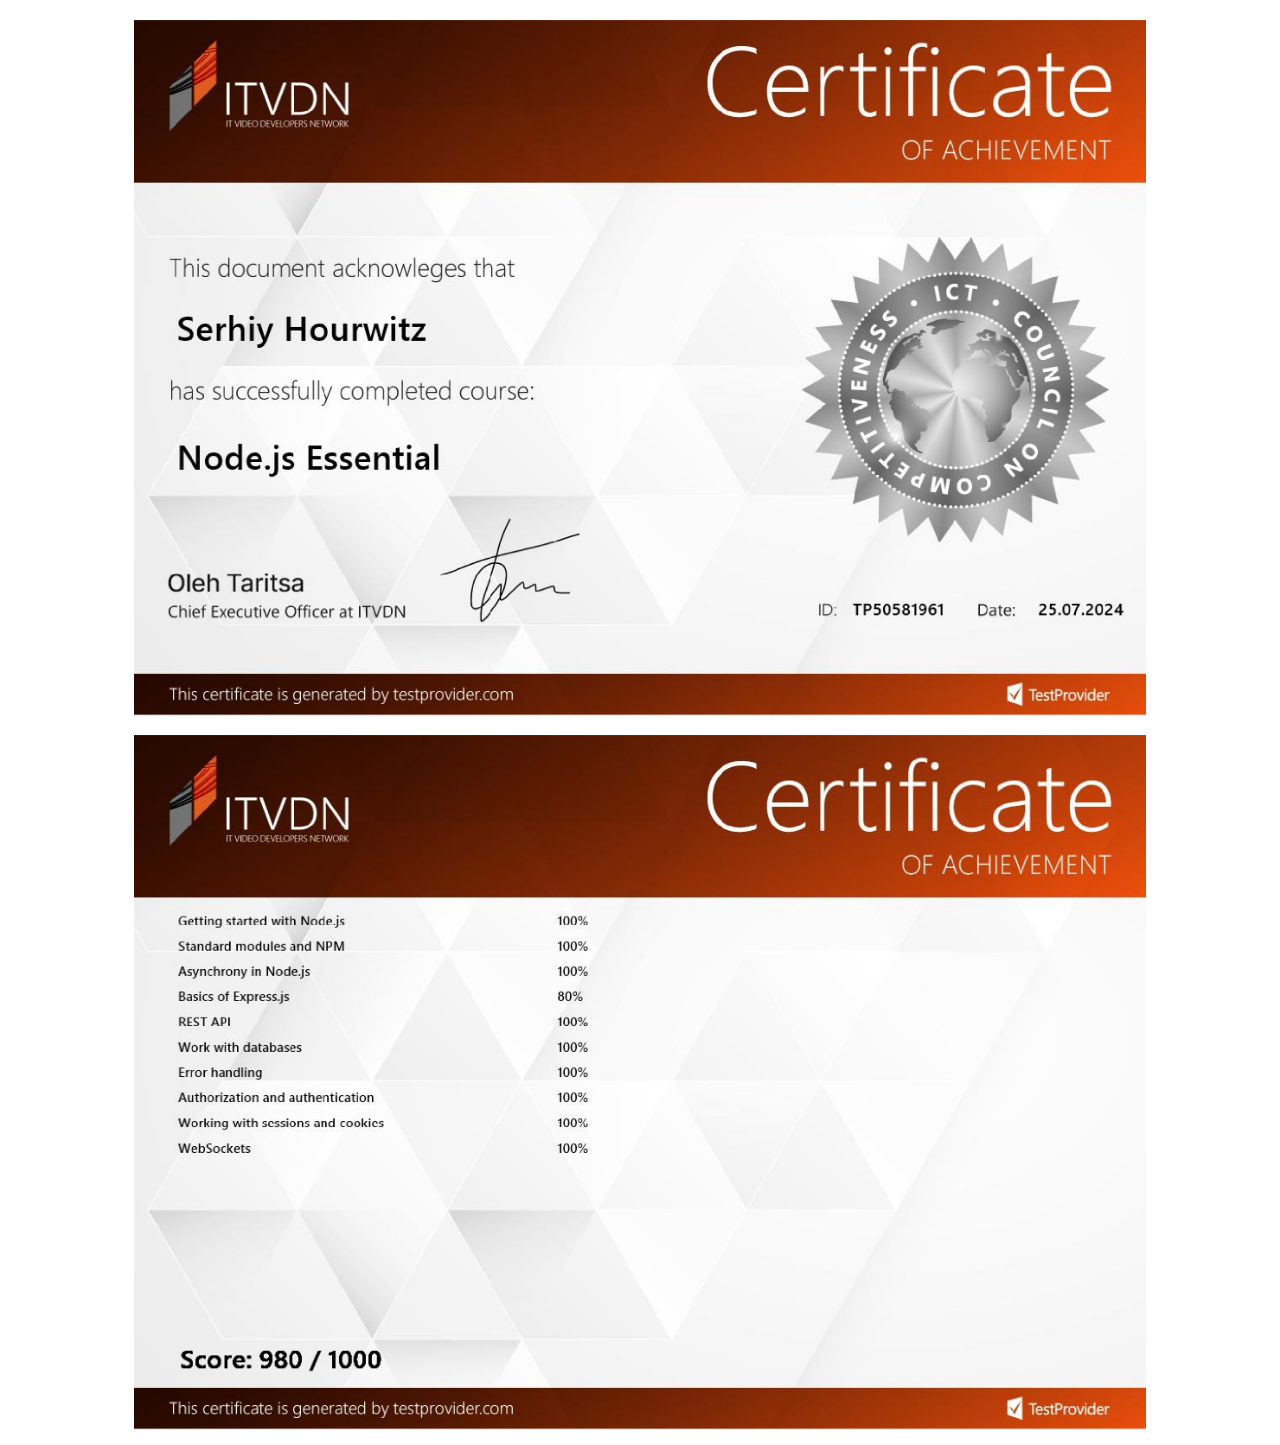
<file: index_node_js.html>
<!DOCTYPE html>
<html lang="en">
  <head>
    <meta charset="UTF-8" />
    <meta name="viewport" content="width=device-width, initial-scale=1.0" />
    <title>Node.js</title>
    <style>
      img {
        width: 80%;
        display: block;
        margin: 0 auto;
      }
    </style>
  </head>
  <body>
    <img src="./img/node_1.png" alt="certificate" />
    <img src="./img/node_2.png" alt="certificate" />
  </body>
</html>
</file>
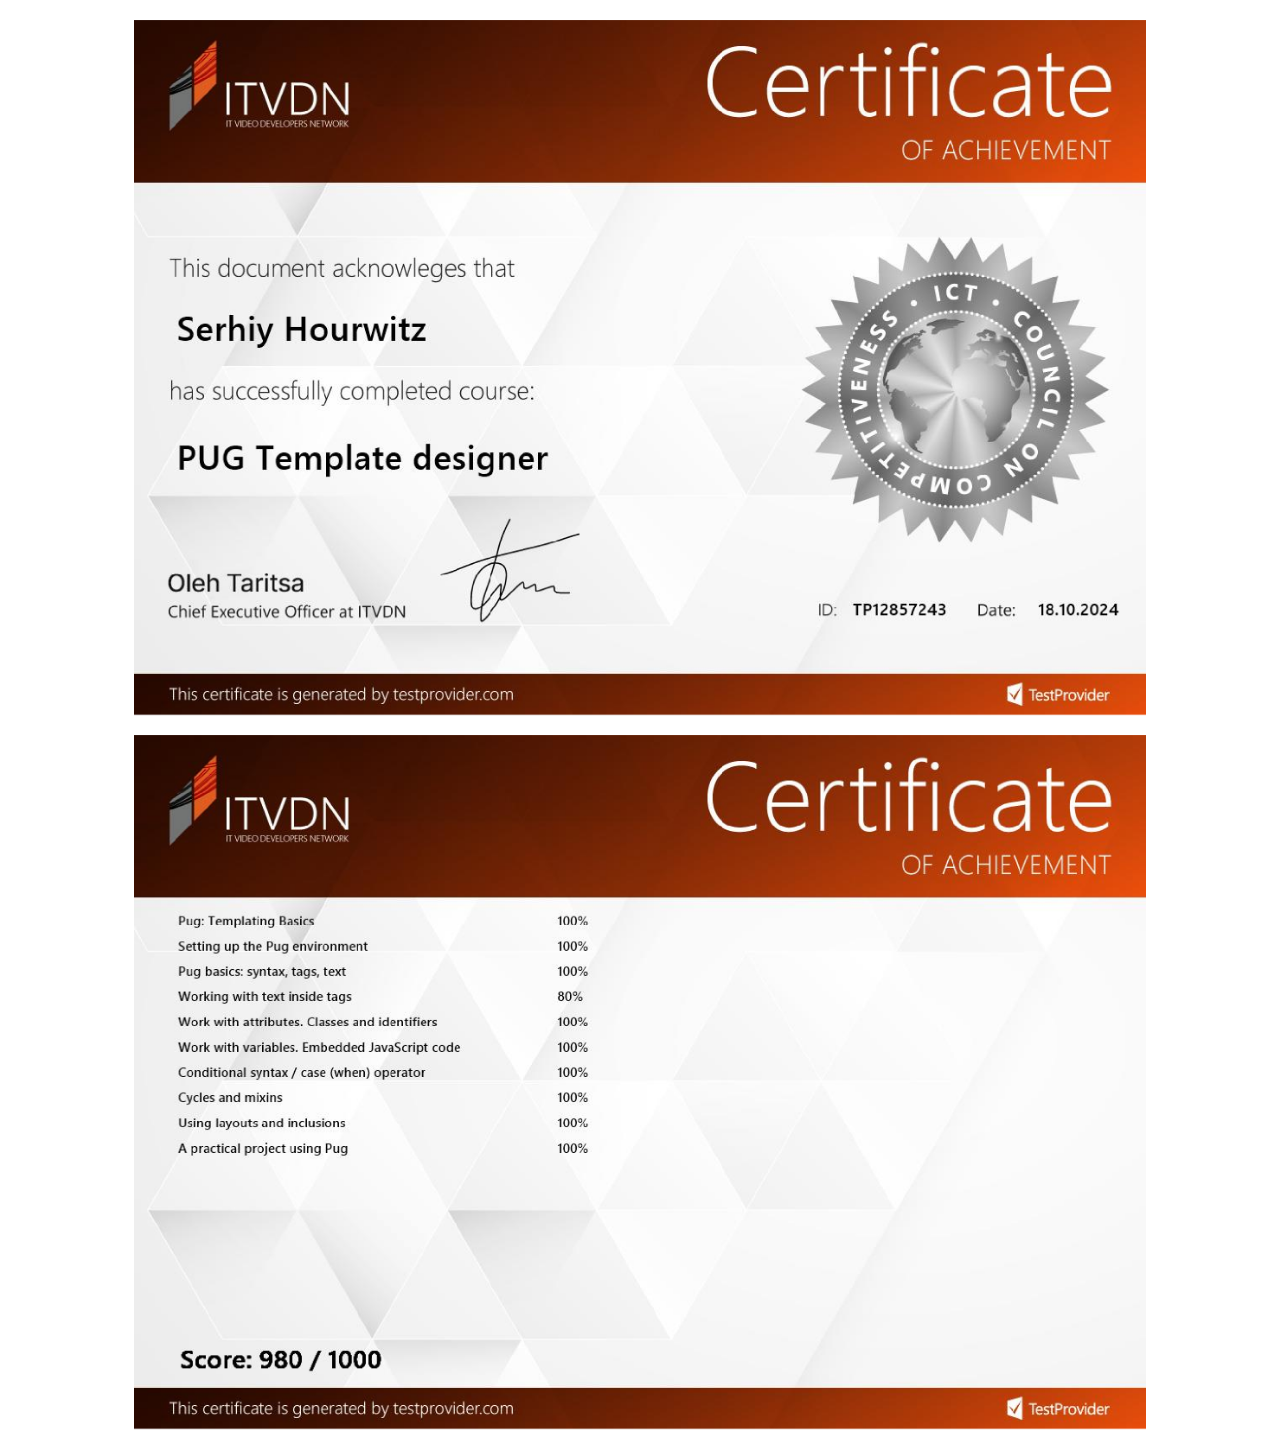
<file: index_pug.html>
<!DOCTYPE html>
<html lang="en">
  <head>
    <meta charset="UTF-8" />
    <meta name="viewport" content="width=device-width, initial-scale=1.0" />
    <title>PUG</title>
    <style>
      img {
        width: 80%;
        display: block;
        margin: 0 auto;
      }
    </style>
  </head>
  <body>
    <img src="./img/pug_1.png" alt="certificate" />
    <img src="./img/pug_2.png" alt="certificate" />
  </body>
</html>
</file>
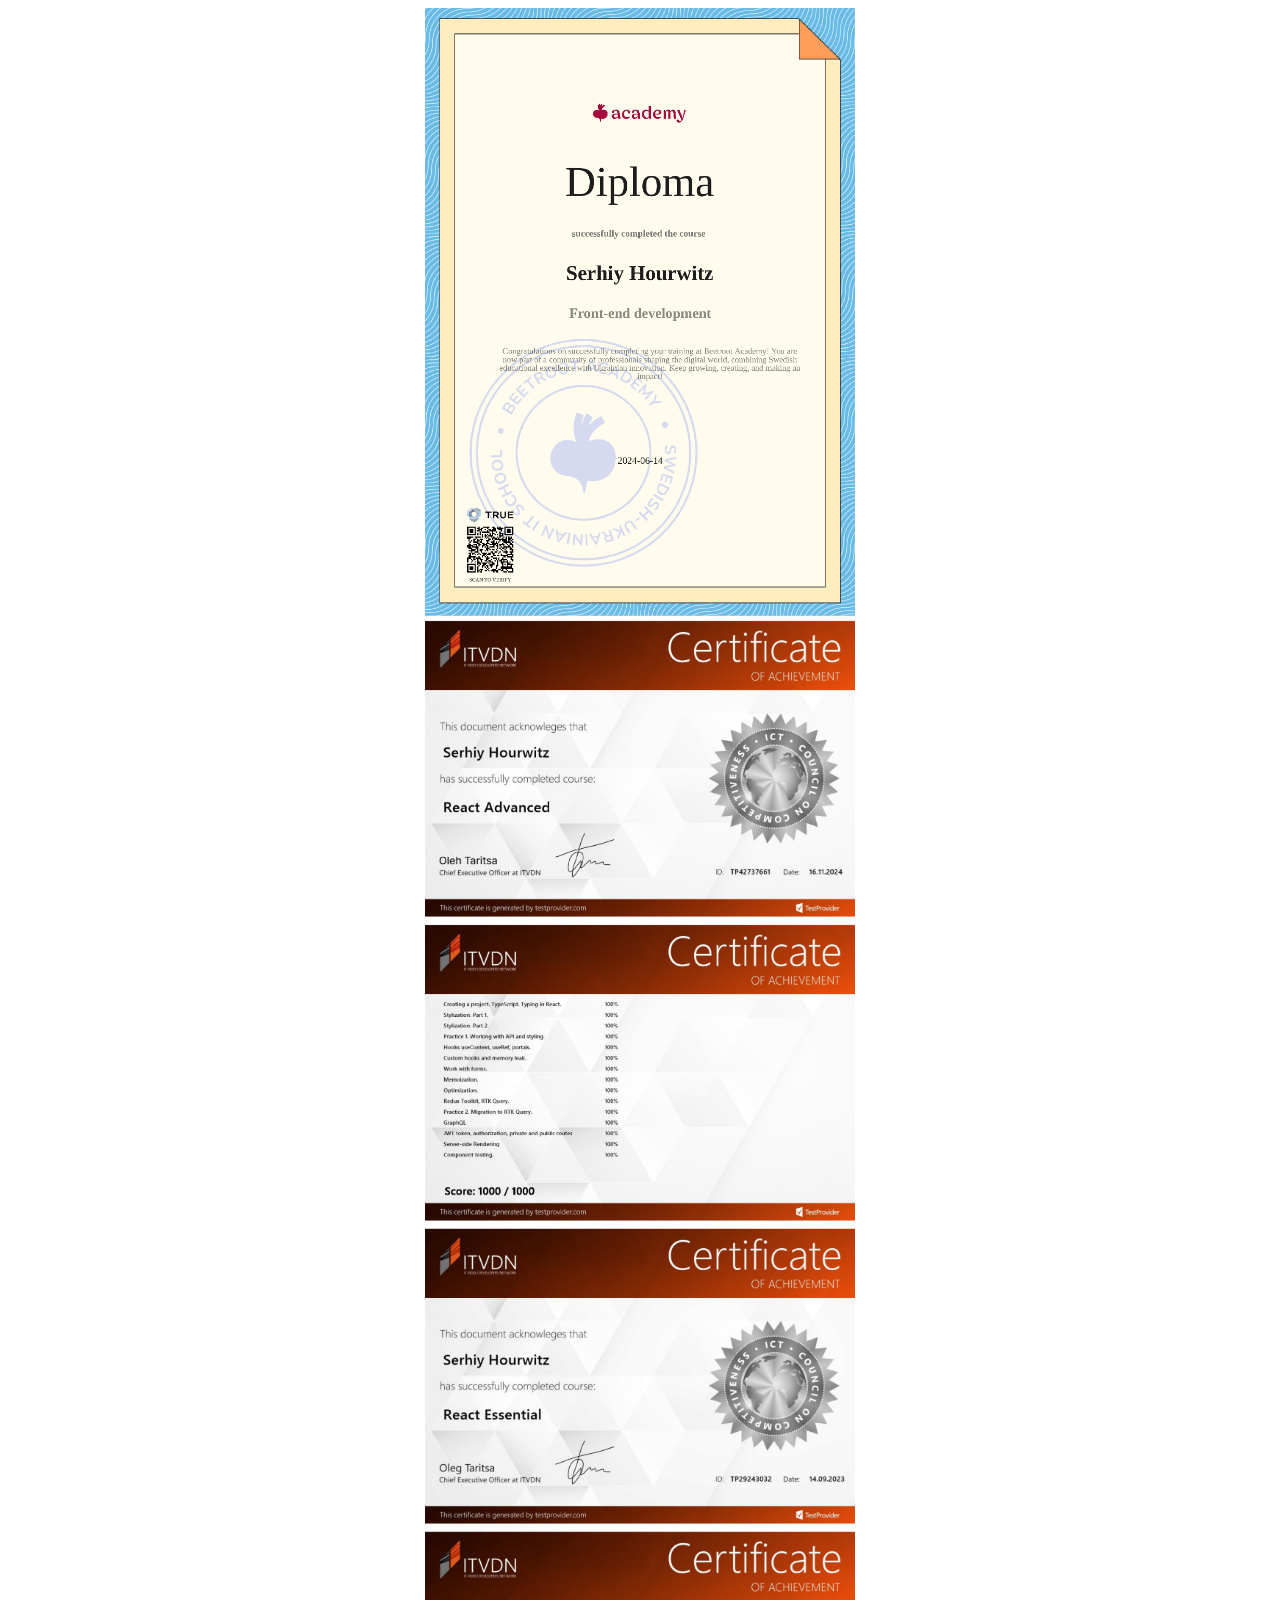
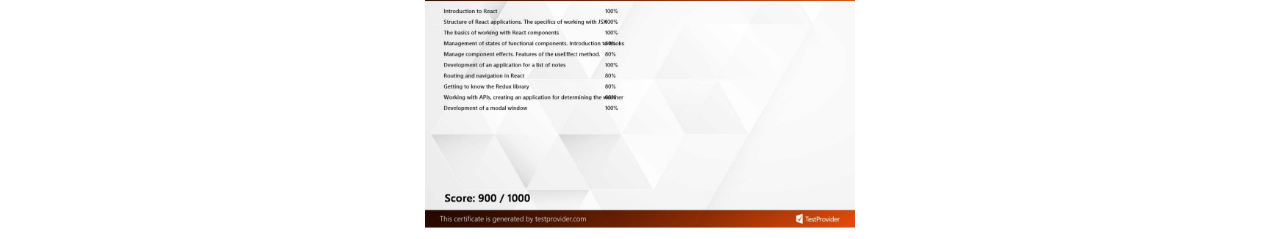
<file: index_react.html>
<!DOCTYPE html>
<html lang="en">
  <head>
    <meta charset="UTF-8" />
    <meta name="viewport" content="width=device-width, initial-scale=1.0" />
    <title>React</title>
    <link rel="icon" href="./img/react-logo.ico" type="image/x-icon" />
    <style>
      img {
        width: 34%;
        display: block;
        margin: 0 auto;
      }
      @media (max-width: 1200px) {
        img {
          width: 70%;
        }
      }
      @media (max-width: 992px) {
        img {
          width: 60%;
        }
      }
      @media (max-width: 576px) {
        img {
          width: 95%;
        }
      }
      @media (max-width: 320px) {
        img {
          width: 100%;
        }
      }

    </style>
  </head>
  <body>
    <img
      src="./img/diploma-alumni-serhiy-hourwitz.png"
      alt="diploma-frontend"
    />
    <img src="./img/React_advanced_1.png" alt="react_1" />
    <img src="./img/React_advanced_2.png" alt="react_2" />
    <img src="./img/React_Essential_1.png" alt="react_1" />
    <img src="./img/React_Essential_2.png" alt="react_2" />
  </body>
</html>
</file>
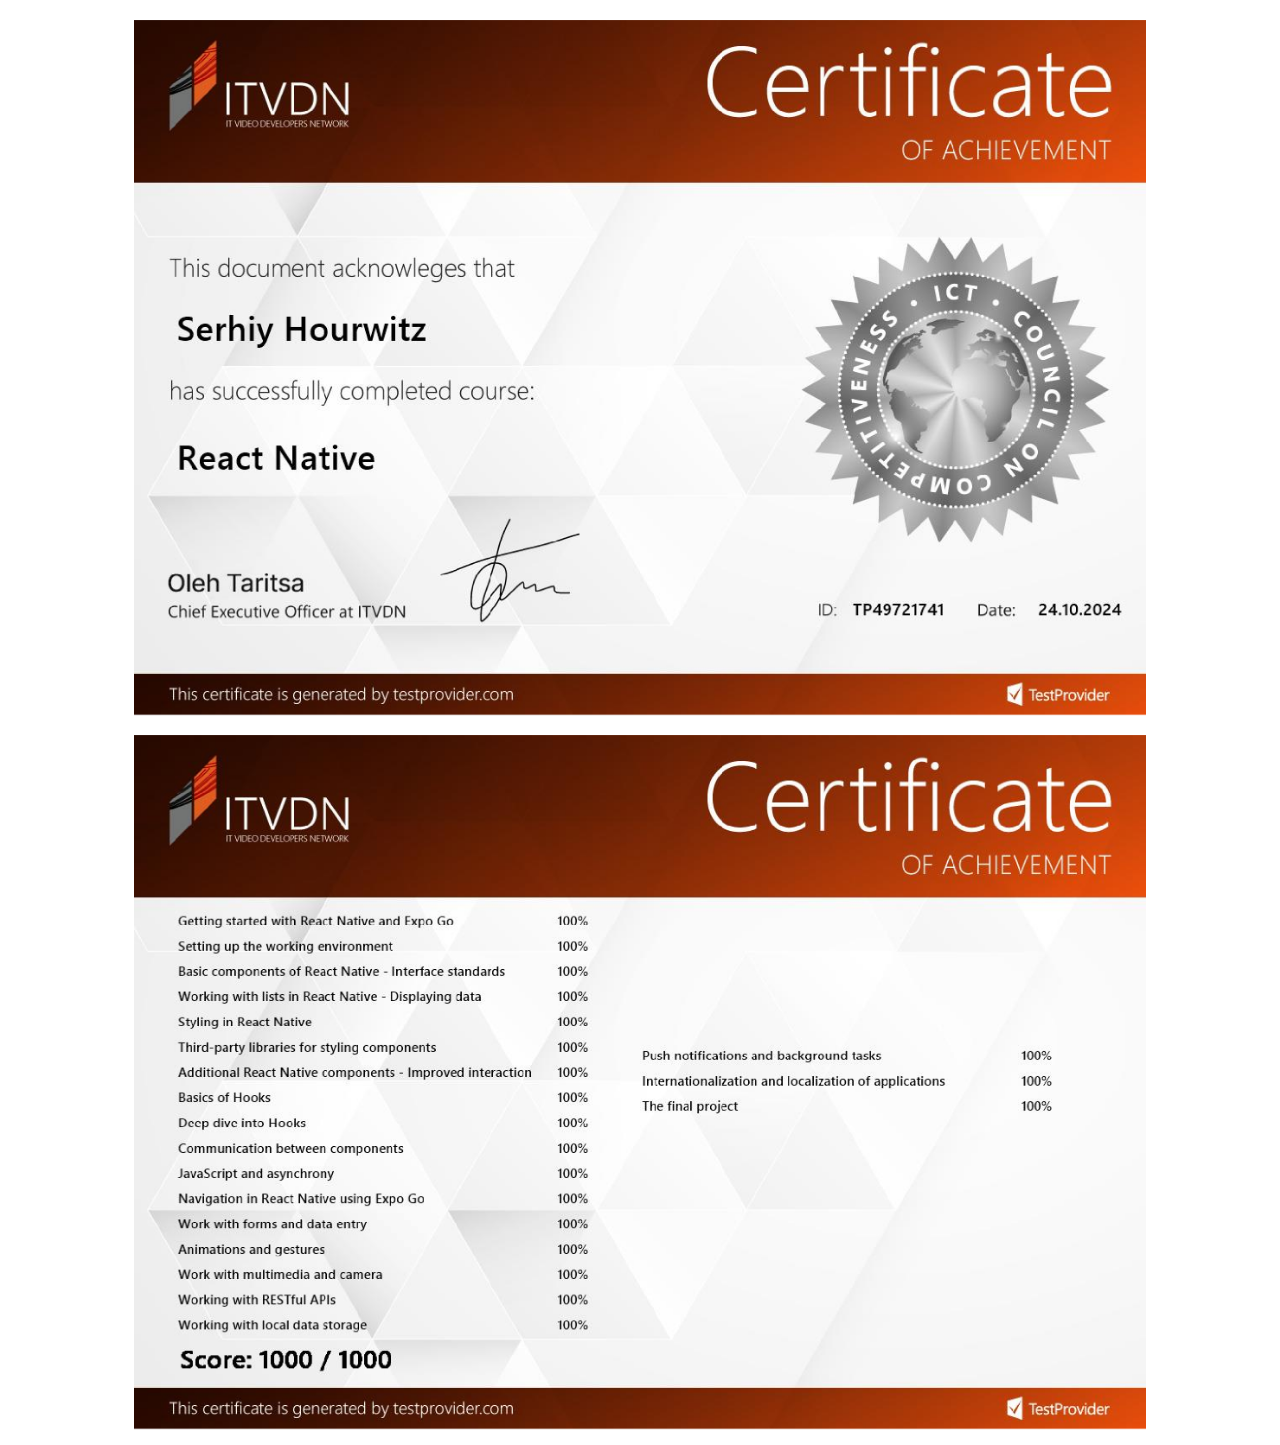
<file: index_react_native.html>
<!DOCTYPE html>
<html lang="en">
<head>
    <meta charset="UTF-8" />
    <meta name="viewport" content="width=device-width, initial-scale=1.0" />
    <title>React Native</title>
    <link rel="icon" href="./img/react-native-logo.ico" type="image/x-icon" />
    <style>
    img {
        width: 80%;
        display: block;
        margin: 0 auto;
    }
    </style>
</head>
<body>
    <img src="./img/React_native.png" alt="react_native_1" />
    <img src="./img/React_native_1.png" alt="react_native_2" />
</body>
</html>
</file>
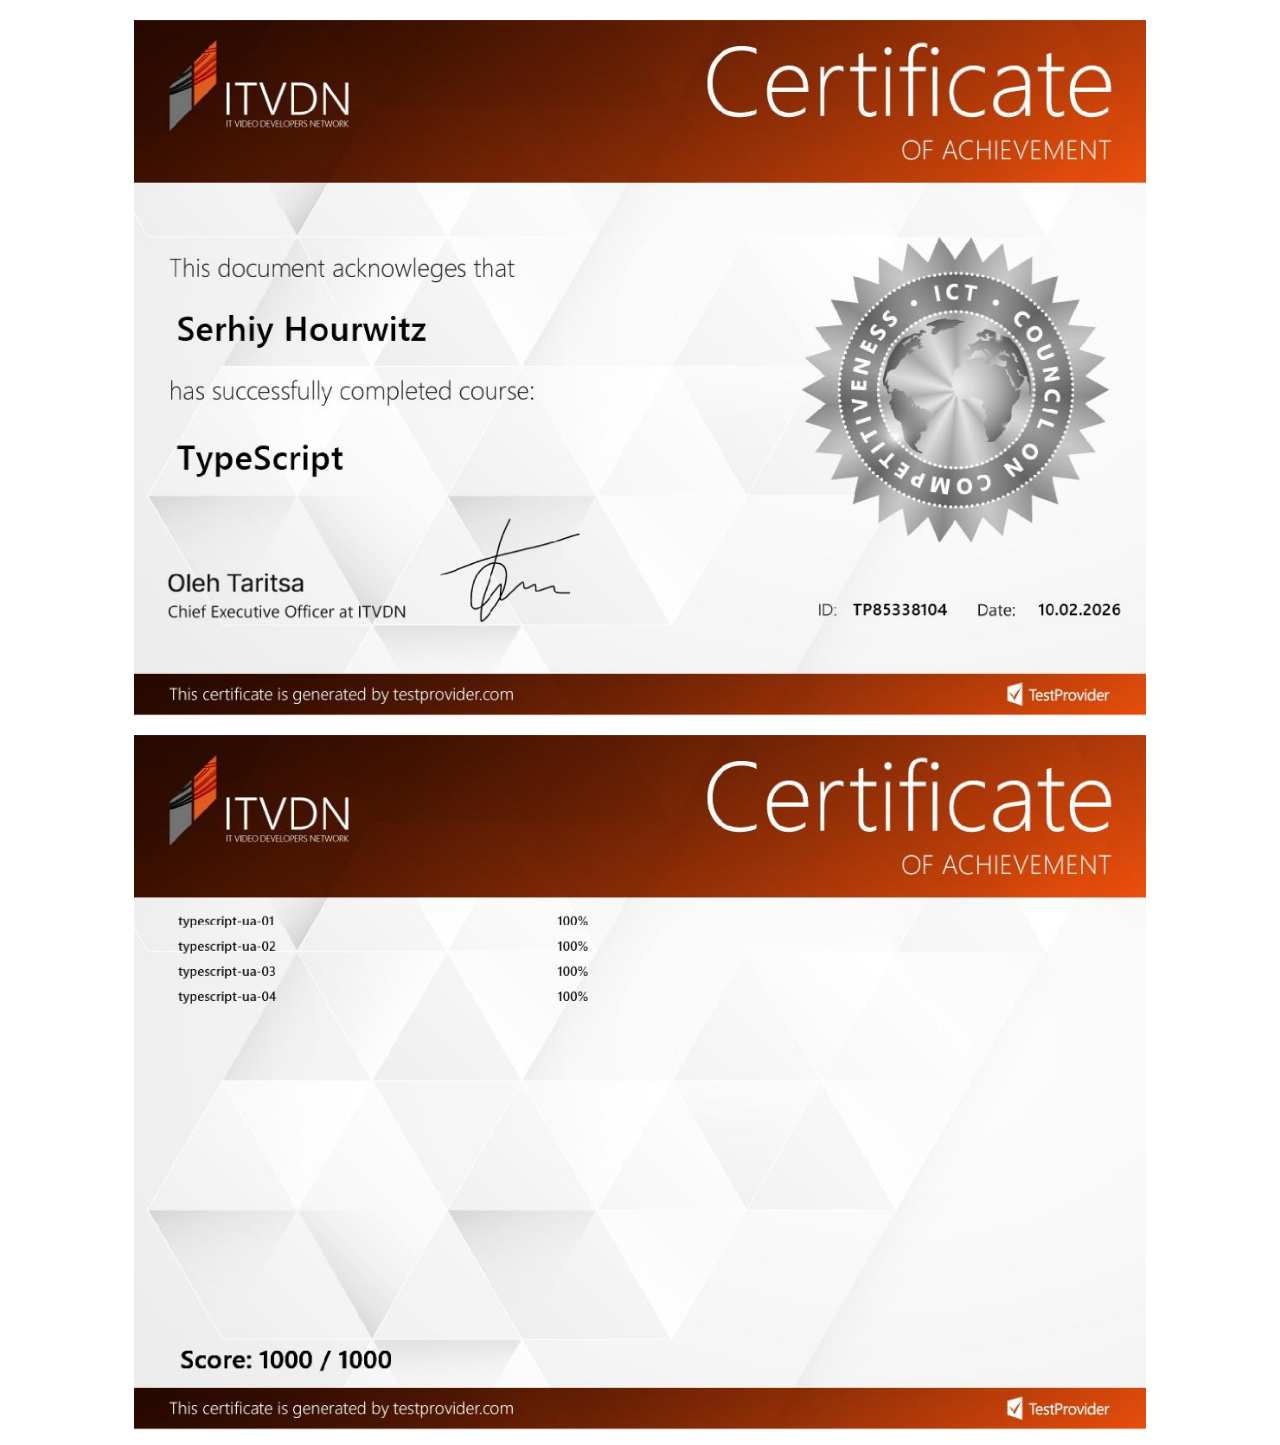
<file: index_ts.html>
<!DOCTYPE html>
<html lang="en">
  <head>
    <meta charset="UTF-8" />
    <meta name="viewport" content="width=device-width, initial-scale=1.0" />
    <title>TypeScript</title>
    <link rel="icon" href="./img/ts-logo.ico" type="image/x-icon" />
    <style>
      img {
        width: 80%;
        display: block;
        margin: 0 auto;
      }
    </style>
  </head>
  <body>
    <img src="./img/ts_1.png" alt="certificate" />
    <img src="./img/ts_2.png" alt="certificate" />
  </body>
</html>
</file>
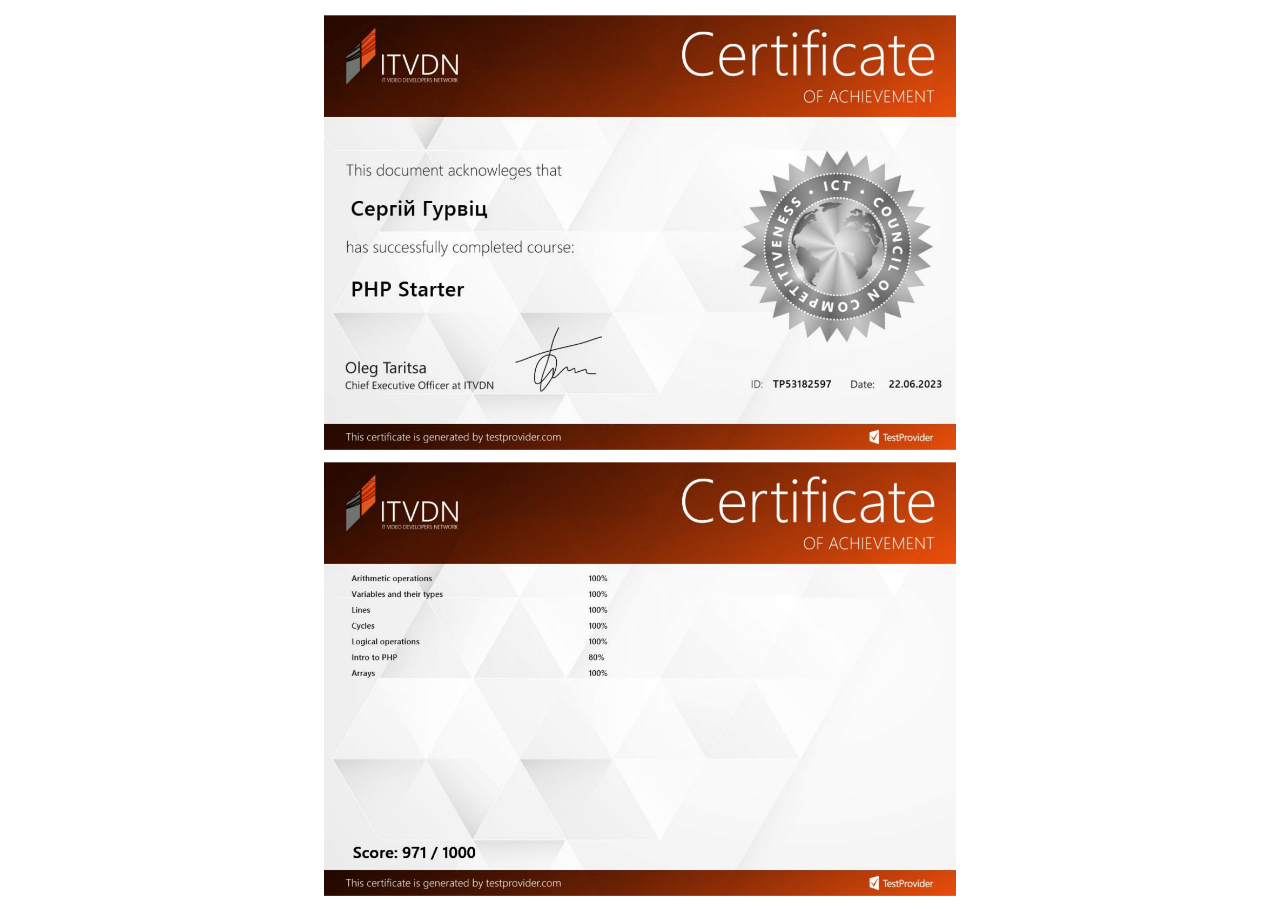
<file: php.html>
<!DOCTYPE html>
<html lang="en">
<head>
    <meta charset="UTF-8">
    <meta name="viewport" content="width=device-width, initial-scale=1.0">
    <title>PHP</title>
    <style>
        img {
            display: block;
            width: 50%;
            margin: auto;
        }
        @media (max-width: 576px) {
            img {
                width: 100%;
            }
        }
    </style>
</head>
<body>
    <img src="./img/PHP_starter-1.png" alt="php-1">
    <img src="./img/PHP_starter-2.png" alt="php-2">
</body>
</html>
</file>
<file: style.css>
body {
    margin: 0;
    font-family: "Montserrat", sans-serif;
    background-color: #f5f7fa;
  }
  .main-container {
    display: flex;
    flex-direction: row-reverse;
    max-width: 1050px;
    background-color: white;
    margin: 40px auto;
    box-shadow: 6px 6px 20px rgba(0, 0, 0, 0.1);
  }
  /* Main content section */
  
  .main-content-section {
    padding: 100px 90px;
    margin-left: 10px;
    margin-right: 10px;
  }
  .main-content-title {
    font-style: normal;
    font-weight: bold;
    font-size: 22px;
    line-height: 27px;
    margin-bottom: 10px;
  }
  /* About me section */
  
  .about-me-section {
    margin: 0 0 40px 0;
  }
  .about-me-profession {
    font-style: normal;
    font-weight: bold;
    font-size: 26px;
    line-height: 17px;
    color: #fb6d3a;
    margin: 0 0 20px 0;
  }
  .about-me-name {
    font-style: normal;
    font-weight: bold;
    font-size: 45px;
    line-height: 55px;
    color: black;
    margin: 0 0 25px 0;
  }
  /* .about-me-description {
    width: 400px;
    font-style: normal;
    font-weight: normal;
    font-size: 14px;
    line-height: 24px;
    color: #595959;
  } */
  .about-me-description img{
    display: block;
    width: 500px;
    border: 5px double #fb6d3a;
    border-radius: 10px;
    box-sizing: border-box;
    transition: all .5s ease-in-out;
  }
  .about-me-description img:hover {
    transform: scale(1.3);
  }
  /* My projects section */
  
  .my-projects-section {
    margin: 0 0 50px 0;
  }
  .my-projects-list {
    padding: 0 0 0 17px;
  }
  
  .my-projects-item {
    color: black;
    font-weight: bold;
  }
  .my-projects-link {
    font-style: normal;
    font-weight: normal;
    font-size: 14px;
    line-height: 24px;
    text-decoration: none;
    color: #595959;
    transition: all .5s ease-in-out;
  }
  .my-projects-link:hover {
    color: #fb6d3a;
    text-decoration: underline;
  }
  
  .my-projects-text {
    font-style: normal;
    font-weight: normal;
    font-size: 14px;
    line-height: 24px;
    color: #595959;
    margin-left: 5px;
  }
  .my-projects-bracket {
    font-style: normal;
    font-weight: normal;
    font-size: 14px;
    line-height: 24px;
    color: #595959;
  }
  
  /* My work experience section*/
  
  .my-work-experience-section {
    margin-bottom: 45px;
    /* width: 420px; */
  }
  
  .my-work-experience-company {
    color: #fb6d3a;
  }
  
  .my-work-experience-position {
    font-style: normal;
    font-weight: bold;
    font-size: 16px;
    line-height: 20px;
    margin-bottom: 0 0 10px 0;
  }
  .my-work-experience-period {
    font-style: normal;
    font-weight: normal;
    font-size: 12px;
    line-height: 15px;
    color: #a8a8a8;
    margin-bottom: 0 0 10px 0;
  }
  
  .my-work-experience-divider {
    color: black;
  }
  
  .my-work-experience-duties {
    padding: 0 0 0 18px;
  }
  
  .my-work-experience-duty {
    font-style: normal;
    font-weight: normal;
    font-size: 14px;
    line-height: 24px;
    color: #595959;
  }
  
  .my-work-experience-company-block {
    margin: 0 0 0 0px;
  }
  
  /* Education section*/
  
  .main-content-header {
    font-style: normal;
    font-weight: bold;
    font-size: 22px;
    line-height: 27px;
    color: black;
  }
  
  .my-education-university {
    font-style: normal;
    font-weight: bold;
    font-size: 16px;
    line-height: 20px;
    color: #fb6d3a;
  }
  
  .my-education-faculty {
    font-style: normal;
    font-weight: bold;
    font-size: 14px;
    line-height: 17px;
    color: black;
  }
  .my-education-period {
    font-style: normal;
    font-weight: normal;
    font-size: 12px;
    line-height: 15px;
    color: #a8a8a8;
  }
  /* identical to box height */
  
  /* sidebar section */
  .sidebar-section {
    background-color: #1e2939;
    width: 370px;
    padding: 40px 0;
  }
  .soft-skills-section,
  .contacts-section,
  .tech-skills-section {
    margin: 50px 0 0 40px;
  }
  .tech-skills-list a {
    color: #fff;
  }
  .sidebar-title {
    font-style: normal;
    font-weight: bold;
    font-size: 22px;
    line-height: 27px;
    color: #fff;
    margin-bottom: 10px;
  }
  .my-photo {
    display: block;
    width: 100%;
  }
  /* Contacts section */

  .contacts-section {
    padding-right: 24px;
  }
  
  .contacts-section-type {
    display: flex;
    margin-bottom: 10px;
    cursor: pointer;
  }
  .contacts-section-type img {
    padding-top: 3px;
  }
  .phone, .email, .telegram {
    display: flex;
    width: 27px;
    height: 27px;
    justify-content: center;
    border-radius: 4px;
    background-color: #fb6d3a;
  }
  .contacts-section-link {
    color: #565e6a;
    font-size: 14px;
    line-height: 24px;
    transition: all .5s ease-in-out;
  }
  .contacts-section-link:hover {
    font-weight: bold;
    color: white;
    text-decoration: none;
  }
  /* tech  & soft skills section */
  .soft-skills-list,
  .tech-skills-list {
    padding: 0 0 0 17px;
  }
  .soft-skills-item,
  .tech-skills-item {
    color: #fb6d3a;
  }
  .tech-skills-item a {
    font-weight: bold;
    text-decoration: none;
    transition: all .5s ease-in-out;
  }
  .tech-skills-item a:hover {
    color: #fb6d3a;
  }
  .soft-skills-item-text,
  .tech-skills-item-text {
    font-style: normal;
    font-weight: normal;
    font-size: 14px;
    line-height: 24px;
    color: #fff;
  }
  @media (max-width: 320px) {
    .main-container {
      flex-direction: column-reverse;
      margin-top: 0;
      margin-bottom: 0;
    }
    .main-content-section {
      padding: 10px 0 10px 0;
    }
    .about-me-profession {
      font-size: 20px;
    }
    .my-work-experience-section {
      width: 100%;
    }
    .sidebar-section {
      width: 100%;
    }
   .about-me-description img {
     width: 100%;
     margin-left: -5px;
   }
   .about-me-name {
     font-size: 35px;
   }
  }
  @media (max-width: 540px) {
  .main-container {
    flex-direction: column-reverse;
  }
  .main-content-section { 
    padding: 20px 0;
  }
  .sidebar-section {
    margin: 0 auto;
  }
  }
  @media (max-width: 576px) {
  .main-content-section {
    padding: 20px ;
  }
  .about-me-description img {
    width: 100%;
    margin-left: -5px;
  }
  }
  @media (max-width: 768px) {
  .main-container {
    flex-direction: column-reverse;
  }
  .sidebar-section {
    margin: 0 auto;
  }
  .main-content-section {
    padding: 20px 0;
  }
  .sidebar-section {
    width: 90%;;
  }
  }
</file>
